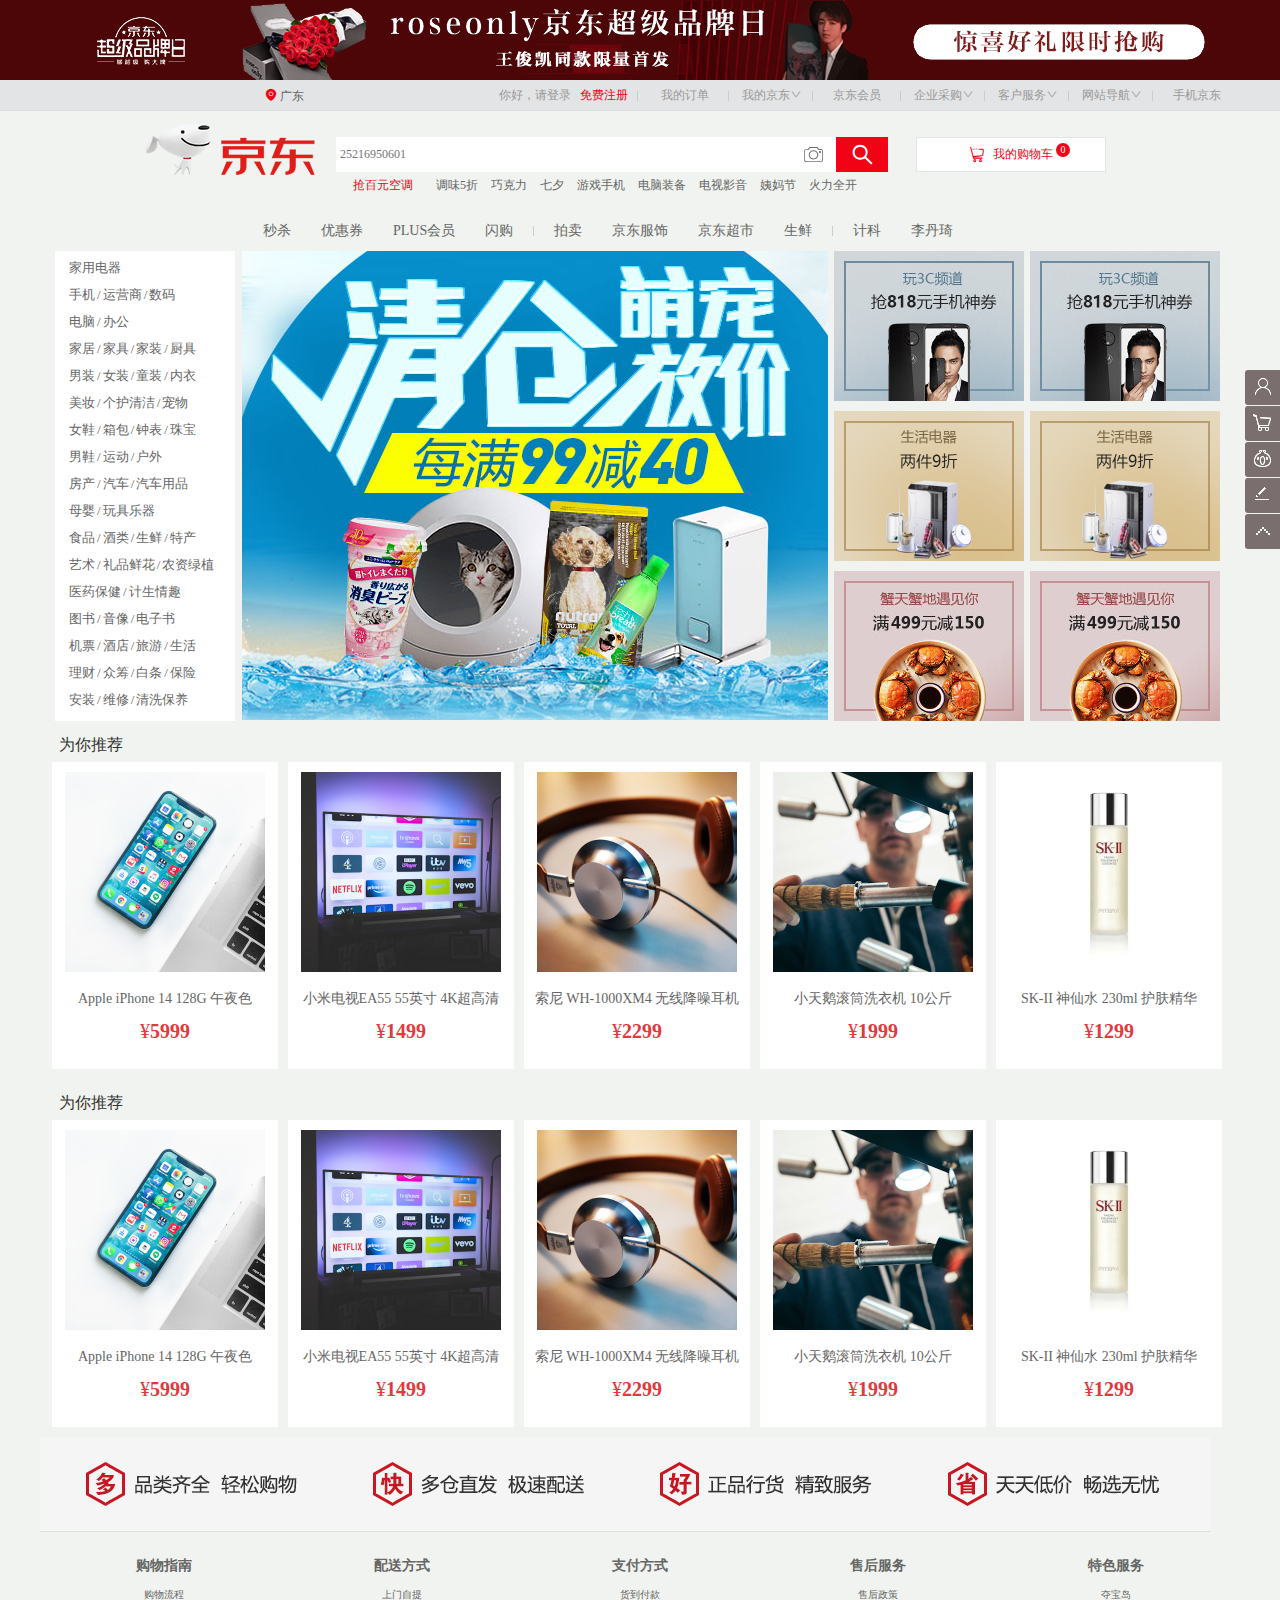
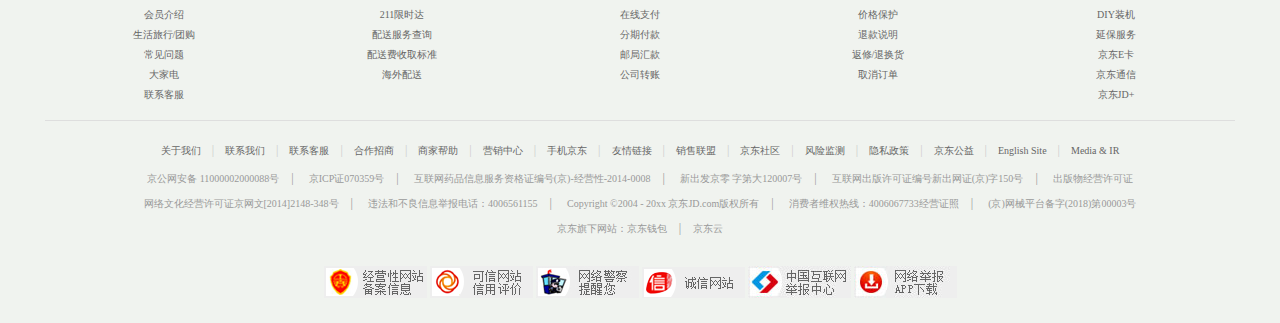
<file: index.html>
<!DOCTYPE html>
<html lang="en">

<head>
    <meta charset="UTF-8">
    <title>京东JD.COM</title>
    <link rel="shortcut icon" href="favicon.ico" />
    <link rel="stylesheet" href="css/index.css" />
    <link rel="stylesheet" href="css/init.css" />
    <link rel="stylesheet" href="css/base.css" />
</head>

<body>
    <!--右侧toolbar-->
    <div class="toolbar" id="toolbar">
        <div class="t1">
            <a href=""><i class="icon1"></i><span>京东会员</span></a>
        </div>
        <div class="t2">
            <a href="cart.html"><i class="icon2"></i><span>购物车</span></a>
        </div>
        <div class="t3">
            <a href=""><i class="icon3"></i><span>咨询JIMI</span></a>
        </div>
        <div class="t4">
            <a href=""><i class="icon4"></i><span>反馈</span></a>
        </div>
        <div class="t5">
            <a href=""><i class="icon5"></i><span>返回顶部</span></a>
        </div>
    </div>
    <!--顶部海报-->
    <div class="jd_top">
        <div class="jd_inner w">
            <img src="images/toppng.png">
        </div>
    </div>

    <!--顶部shortcut-->
    <div class="shortcut">
        <div class="w">
            <div class="fl">
                <div class="pfl">
                    <i class="iconfont">&#xe868;</i>广东
                </div>
            </div>
            <div class="fr">
                <ul>
                    <li id="sjjd">
                        <div class="sjjdt">
                            <a href="#">手机京东</a>
                        </div>
                    </li>
                    <li class="spacer"></li>
                    <li id="wzdh">
                        <div id="wzdht"><a href="#">网站导航</a><i class="iconfont1">&#xe7ec;</i></div>
                    </li>
                    <li class="spacer"></li>
                    <li id="khfw">
                        <div id="khfwt">
                            <a href="#">客户服务</a><i class="iconfont1">&#xe7ec;</i>
                        </div>
                        <div id="khfw_inner">
                            <h3>客户</h3>
                            <a href="#">帮助中心</a>
                            <a href="#">售后服务</a>
                            <a href="#">在线客服</a>
                            <a href="#">意见建议</a>
                            <a href="#">电话客服</a>
                            <a href="#">客服邮箱</a>
                            <a href="#">金融咨询</a>
                            <a href="#">全球售客服</a>
                            <h3>商户</h3>
                            <a href="#">合作招商</a>
                            <a href="#">学习中心</a>
                            <a href="#">商家后台</a>
                            <a href="#">京麦工作台</a>
                            <a href="#">商家帮助</a>
                            <a href="#">规则平台</a>
                        </div>
                    </li>
                    <li class="spacer"></li>
                    <li id="qycg">
                        <div id="qycgt">
                            <a href="#">企业采购</a><i class="iconfont1">&#xe7ec;</i>
                        </div>
                    </li>
                    <li class="spacer"></li>
                    <li><a href="#">京东会员</a></li>
                    <li class="spacer"></li>
                    <li id="wdjd">
                        <div id="wdjdt">
                            <a href="#">我的京东</a><i class="iconfont1">&#xe7ec;</i>
                        </div>
                    </li>
                    <li class="spacer"></li>
                    <li><a href="#">我的订单</a></li>
                    <li class="spacer" style="margin: 11px 8px 0"></li>
                    <li class="sc_ts">
                        <a href="login.html">你好，请登录</a>
                        &nbsp;
                        <a href="regist.html" class="col-red">免费注册</a>
                    </li>
                </ul>
            </div>
        </div>
    </div>
    <!--头部分-->
    <div class="header">
        <div class="w">
            <div class="logo clearfix">
                <a href="#"></a>
            </div>
            <div class="search fl">
                <label for="text" class="searchbg" id="searchbg"></label>
                <input type="text" id="text" class="search_input" placeholder="25216950601">
                <div class="zxj"></div>
                <button id="search-button"><i class="iconfont2">&#xe7e3;</i></button>
            </div>
            <a href="cart.html">
                <div class="shopcar">
                    <div class="left fl">
                        <i class="iconfont3 col-red fr">&#xe71b;</i>
                    </div>
                    <a href="#" class="col-red">我的购物车</a>
                    <i class="count">0</i>
                </div>
            </a>
            <div class="hotwords font_col1">
                <a href="#" class="col-red ts">抢百元空调</a>
                <a href="#">调味5折</a>
                <a href="#">巧克力</a>
                <a href="#">七夕</a>
                <a href="#">游戏手机</a>
                <a href="#">电脑装备</a>
                <a href="#">电视影音</a>
                <a href="#">姨妈节</a>
                <a href="#">火力全开</a>
            </div>
            <div class="navitems">
                <ul>
                    <li><a href="#">秒杀</a></li>
                    <li><a href="#">优惠券</a></li>
                    <li><a href="#">PLUS会员</a></li>
                    <li><a href="#">闪购</a></li>
                </ul>
                <ul>
                    <li class="spacer"></li>
                    <li class="tsle"><a href="#">拍卖</a></li>
                    <li><a href="#">京东服饰</a></li>
                    <li><a href="#">京东超市</a></li>
                    <li><a href="#">生鲜</a></li>
                </ul>
                <ul>
                    <li class="spacer"></li>
                    <li class="tsle"><a href="#">计科</a></li>
                    <li><a href="#">李丹琦</a></li>
                </ul>
            </div>
        </div>
    </div>

    <!--第二部分-->
    <div class="fs">
        <div class="w">
            <div class="fs_col1" id="fs_col1">
                <ul id="tul">
                    <li><a href="#">家用电器</a></li>
                    <li><a href="#">手机</a><span class="spacer">/</span><a href="#">运营商</a><span
                            class="spacer">/</span><a href="#">数码</a></li>
                    <li><a href="#">电脑</a><span class="spacer">/</span><a href="#">办公</a></li>
                    <li><a href="#">家居</a><span class="spacer">/</span><a href="#">家具</a><span class="spacer">/</span><a
                            href="#">家装</a><span class="spacer">/</span><a href="#">厨具</a></li>
                    <li><a href="#">男装</a><span class="spacer">/</span><a href="#">女装</a><span class="spacer">/</span><a
                            href="#">童装</a><span class="spacer">/</span><a href="#">内衣</a></li>
                    <li><a href="#">美妆</a><span class="spacer">/</span><a href="#">个护清洁</a><span
                            class="spacer">/</span><a href="#">宠物</a></li>
                    <li><a href="#">女鞋</a><span class="spacer">/</span><a href="#">箱包</a><span class="spacer">/</span><a
                            href="#">钟表</a><span class="spacer">/</span><a href="#">珠宝</a></li>
                    <li><a href="#">男鞋</a><span class="spacer">/</span><a href="#">运动</a><span class="spacer">/</span><a
                            href="#">户外</a></li>
                    <li><a href="#">房产</a><span class="spacer">/</span><a href="#">汽车</a><span class="spacer">/</span><a
                            href="#">汽车用品</a></li>
                    <li><a href="#">母婴</a><span class="spacer">/</span><a href="#">玩具乐器</a></li>
                    <li><a href="#">食品</a><span class="spacer">/</span><a href="#">酒类</a><span class="spacer">/</span><a
                            href="#">生鲜</a><span class="spacer">/</span><a href="#">特产</a></li>
                    <li><a href="#">艺术</a><span class="spacer">/</span><a href="#">礼品鲜花</a><span
                            class="spacer">/</span><a href="#">农资绿植</a></li>
                    <li><a href="#">医药保健</a><span class="spacer">/</span><a href="#">计生情趣</a></li>
                    <li><a href="#">图书</a><span class="spacer">/</span><a href="#">音像</a><span class="spacer">/</span><a
                            href="#">电子书</a></li>
                    <li><a href="#">机票</a><span class="spacer">/</span><a href="#">酒店</a><span class="spacer">/</span><a
                            href="#">旅游</a><span class="spacer">/</span><a href="#">生活</a></li>
                    <li><a href="#">理财</a><span class="spacer">/</span><a href="#">众筹</a><span class="spacer">/</span><a
                            href="#">白条</a><span class="spacer">/</span><a href="#">保险</a></li>
                    <li><a href="#">安装</a><span class="spacer">/</span><a href="#">维修</a><span class="spacer">/</span><a
                            href="#">清洗保养</a></li>
                </ul>
            </div>
            <div class="fs_col2" id="fs_col2">
                <div class="lbt">
                    <ul>
                        <li><a href="#"><img src="images/index_lbt/t0.jpg" alt="" /></a></li>
                        <li><a href="#"><img src="images/index_lbt/t1.jpg" alt="" /></a></li>
                        <li><a href="#"><img src="images/index_lbt/t2.jpg" alt="" /></a></li>
                        <li><a href="#"><img src="images/index_lbt/t3.jpg" alt="" /></a></li>
                        <li><a href="#"><img src="images/index_lbt/t4.jpg" alt="" /></a></li>
                        <li><a href="#"><img src="images/index_lbt/t5.jpg" alt="" /></a></li>
                        <li><a href="#"><img src="images/index_lbt/t6.jpg" alt="" /></a></li>
                        <li><a href="#"><img src="images/index_lbt/t7.jpg" alt="" /></a></li>
                        <li><a href="#"><img src="images/index_lbt/t0.jpg" alt="" /></a></li>
                    </ul>
                </div>
            </div>
            <div class="fs_col3">
                <a href="#"><img src="images/gg1.jpg" alt="" /></a>
                <a href="#" class="mid"><img src="images/gg2.jpg" alt="" /></a>
                <a href="#"><img src="images/gg3.jpg" alt="" /></a>
            </div>
            <div class="fs_col3">
                <a href="#"><img src="images/gg1.jpg" alt="" /></a>
                <a href="#" class="mid"><img src="images/gg2.jpg" alt="" /></a>
                <a href="#"><img src="images/gg3.jpg" alt="" /></a>
            </div>
        </div>
    </div>
    <!-- ====== 商品列表 ====== -->
    <div class="w recommend-section">
        <h2 class="recommend-title">为你推荐</h2>
        <ul class="product-list clearfix">
            <li class="product-item">
                <a href="#" class="product-link">
                    <img src="images/iphone.jfif" alt="智能手机" class="product-image">
                    <p class="product-name">Apple iPhone 14 128G 午夜色</p>
                    <p class="product-price">¥<strong>5999</strong></p>
                </a>
            </li>
            <li class="product-item">
                <a href="#" class="product-link">
                    <img src="images/tv.jfif" alt="智能电视" class="product-image">
                    <p class="product-name">小米电视EA55 55英寸 4K超高清</p>
                    <p class="product-price">¥<strong>1499</strong></p>
                </a>
            </li>
            <li class="product-item">
                <a href="#" class="product-link">
                    <img src="images/earmeachine.jfif" alt="无线耳机" class="product-image">
                    <p class="product-name">索尼 WH-1000XM4 无线降噪耳机</p>
                    <p class="product-price">¥<strong>2299</strong></p>
                </a>
            </li>
            <li class="product-item">
                <a href="#" class="product-link">
                    <img src="images/wash.jfif" alt="滚筒洗衣机" class="product-image">
                    <p class="product-name">小天鹅滚筒洗衣机 10公斤</p>
                    <p class="product-price">¥<strong>1999</strong></p>
                </a>
            </li>
            <li class="product-item">
                <a href="#" class="product-link">
                    <img src="images/water.jfif" alt="护肤品" class="product-image">
                    <p class="product-name">SK-II 神仙水 230ml 护肤精华</p>
                    <p class="product-price">¥<strong>1299</strong></p>
                </a>
            </li>
        </ul>
    </div>
    <!-- ====== 商品列表 ====== -->
    <div class="w recommend-section">
        <h2 class="recommend-title">为你推荐</h2>
        <ul class="product-list clearfix">
            <li class="product-item">
                <a href="#" class="product-link">
                    <img src="images/iphone.jfif" alt="智能手机" class="product-image">
                    <p class="product-name">Apple iPhone 14 128G 午夜色</p>
                    <p class="product-price">¥<strong>5999</strong></p>
                </a>
            </li>
            <li class="product-item">
                <a href="#" class="product-link">
                    <img src="images/tv.jfif" alt="智能电视" class="product-image">
                    <p class="product-name">小米电视EA55 55英寸 4K超高清</p>
                    <p class="product-price">¥<strong>1499</strong></p>
                </a>
            </li>
            <li class="product-item">
                <a href="#" class="product-link">
                    <img src="images/earmeachine.jfif" alt="无线耳机" class="product-image">
                    <p class="product-name">索尼 WH-1000XM4 无线降噪耳机</p>
                    <p class="product-price">¥<strong>2299</strong></p>
                </a>
            </li>
            <li class="product-item">
                <a href="#" class="product-link">
                    <img src="images/wash.jfif" alt="滚筒洗衣机" class="product-image">
                    <p class="product-name">小天鹅滚筒洗衣机 10公斤</p>
                    <p class="product-price">¥<strong>1999</strong></p>
                </a>
            </li>
            <li class="product-item">
                <a href="#" class="product-link">
                    <img src="images/water.jfif" alt="护肤品" class="product-image">
                    <p class="product-name">SK-II 神仙水 230ml 护肤精华</p>
                    <p class="product-price">¥<strong>1299</strong></p>
                </a>
            </li>
        </ul>
    </div> <!--底部-->
    <div class="footer">
        <div class="service">
            <div class="slogen">
                <span class="item"><img src="images/slogen1.png" alt="" /></span>
                <span class="item"><img src="images/slogen2.png" alt="" /></span>
                <span class="item"><img src="images/slogen3.png" alt="" /></span>
                <span class="item"><img src="images/slogen4.png" alt="" /></span>
            </div>
            <div class="shopping w clearfix">
                <dl>
                    <dt><a href="#">购物指南</a></dt>
                    <dd><a href="#">购物流程</a></dd>
                    <dd><a href="#">会员介绍</a></dd>
                    <dd><a href="#">生活旅行/团购</a></dd>
                    <dd><a href="#">常见问题</a></dd>
                    <dd><a href="#">大家电</a></dd>
                    <dd><a href="#">联系客服</a></dd>
                </dl>
                <dl>
                    <dt><a href="#">配送方式</a></dt>
                    <dd><a href="#">上门自提</a></dd>
                    <dd><a href="#">211限时达</a></dd>
                    <dd><a href="#">配送服务查询</a></dd>
                    <dd><a href="#">配送费收取标准</a></dd>
                    <dd><a href="#">海外配送</a></dd>
                </dl>
                <dl>
                    <dt><a href="#">支付方式</a></dt>
                    <dd><a href="#">货到付款</a></dd>
                    <dd><a href="#">在线支付</a></dd>
                    <dd><a href="#">分期付款</a></dd>
                    <dd><a href="#">邮局汇款</a></dd>
                    <dd><a href="#">公司转账</a></dd>
                </dl>
                <dl>
                    <dt><a href="#">售后服务</a></dt>
                    <dd><a href="#">售后政策</a></dd>
                    <dd><a href="#">价格保护</a></dd>
                    <dd><a href="#">退款说明</a></dd>
                    <dd><a href="#">返修/退换货</a></dd>
                    <dd><a href="#">取消订单</a></dd>
                </dl>
                <dl>
                    <dt><a href="#">特色服务</a></dt>
                    <dd><a href="#">夺宝岛</a></dd>
                    <dd><a href="#">DIY装机</a></dd>
                    <dd><a href="#">延保服务</a></dd>
                    <dd><a href="#">京东E卡</a></dd>
                    <dd><a href="#">京东通信</a></dd>
                    <dd><a href="#">京东JD+</a></dd>
                </dl>
            </div>
        </div>
        <div class="w aginw">
            <div class="links">
                <a href="#">关于我们</a>
                <span class="spacer">|</span>
                <a href="#">联系我们</a>
                <span class="spacer">|</span>
                <a href="#">联系客服</a>
                <span class="spacer">|</span>
                <a href="#">合作招商</a>
                <span class="spacer">|</span>
                <a href="#">商家帮助</a>
                <span class="spacer">|</span>
                <a href="#">营销中心</a>
                <span class="spacer">|</span>
                <a href="#">手机京东</a>
                <span class="spacer">|</span>
                <a href="#">友情链接</a>
                <span class="spacer">|</span>
                <a href="#">销售联盟</a>
                <span class="spacer">|</span>
                <a href="#">京东社区</a>
                <span class="spacer">|</span>
                <a href="#">风险监测</a>
                <span class="spacer">|</span>
                <a href="#">隐私政策</a>
                <span class="spacer">|</span>
                <a href="#">京东公益</a>
                <span class="spacer">|</span>
                <a href="#">English Site</a>
                <span class="spacer">|</span>
                <a href="#">Media & IR</a>
            </div>
            <div class="copyright">
                <a href="#">京公网安备 11000002000088号</a><span class="spacer">|</span>
                <a href="#">京ICP证070359号</a><span class="spacer">|</span>
                <a href="#">互联网药品信息服务资格证编号(京)-经营性-2014-0008</a><span class="spacer">|</span>
                <a href="#">新出发京零 字第大120007号</a><span class="spacer">|</span>
                <a href="#">互联网出版许可证编号新出网证(京)字150号</a><span class="spacer">|</span>
                <a href="#">出版物经营许可证</a><br />
                <a href="#">网络文化经营许可证京网文[2014]2148-348号</a><span class="spacer">|</span>
                <a href="#">违法和不良信息举报电话：4006561155</a><span class="spacer">|</span>
                <a href="#">Copyright ©2004 - 20xx 京东JD.com版权所有</a><span class="spacer">|</span>
                <a href="#">消费者维权热线：4006067733</a><a href="#">经营证照</a><span class="spacer">|</span>
                <a href="#">(京)网械平台备字(2018)第00003号</a><br />
                <a href="#">京东旗下网站：</a><a href="#">京东钱包</a><span class="spacer">|</span><a href="#">京东云</a>
            </div>
            <div class="message">
                <a href="#" class="icon1"></a>
                <a href="#" class="icon2"></a>
                <a href="#" class="icon3"></a>
                <a href="#" class="icon4"></a>
                <a href="#" class="icon5"></a>
                <a href="#" class="icon6"></a>
            </div>
        </div>
    </div>
    </div>
</body>
<script src="js/jquery-1.12.4.js"></script>
<script src="js/index.js"></script>

</html>
</file>
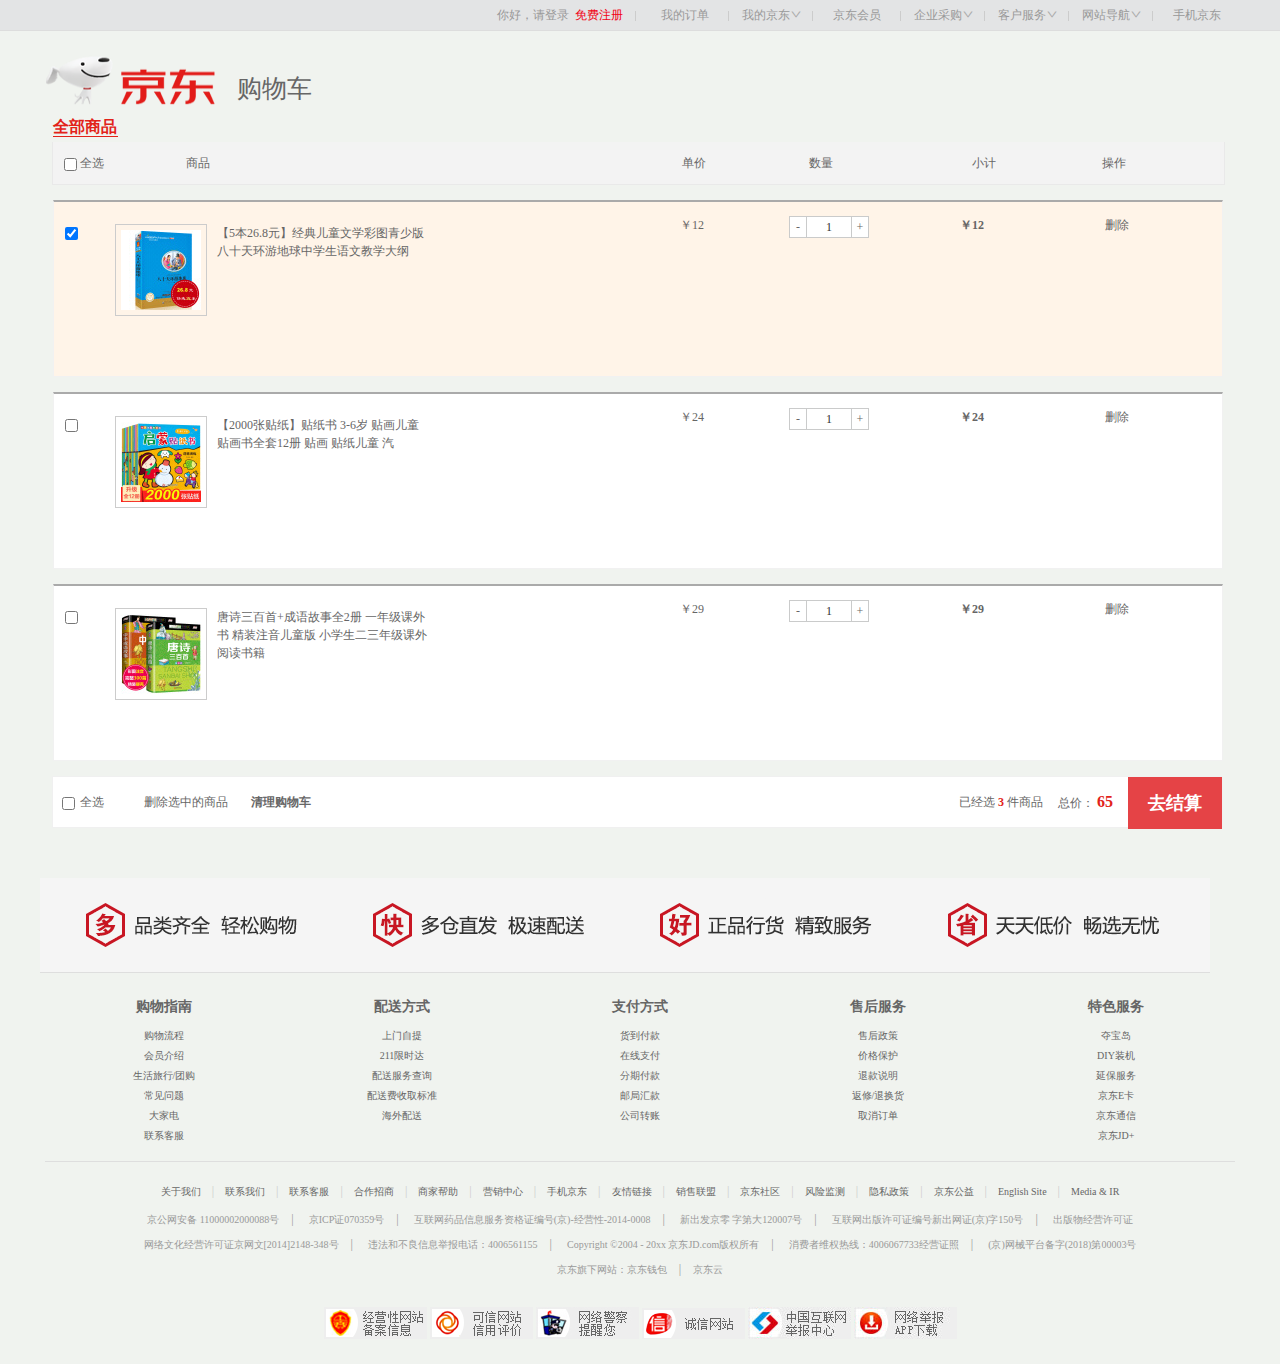
<file: cart.html>
<!DOCTYPE html>
<html lang="en">

<head>
    <meta charset="UTF-8">
    <title>我的购物车</title>
    <link rel=" shortcut icon" href="favicon.ico">
    <link rel="stylesheet" href="css/init.css">
    <link rel="stylesheet" href="css/car.css">
    <link rel="stylesheet" href="css/base.css">
    <link rel="stylesheet" href="css/index.css">
</head>

<body>
    <div class="shortcut" id="shortcut">
        <div class="w">
            <div class="fr">
                <ul>
                    <li id="sjjd">
                        <div id="sjjdt"><a href="#">手机京东</a></div>
                    </li>
                    <li class="spacer"></li><!-- 分隔线 -->

                    <!-- 网站导航 -->
                    <li id="wzdh">
                        <div id="wzdht"><a href="#">网站导航</a><i class="iconfont1">&#xe7ec;</i></div>
                    </li>
                    <li class="spacer"></li>
                    <!-- 客户服务 -->
                    <li id="khfw">
                        <div id="khfwt">
                            <a href="#">客户服务</a><i class="iconfont1">&#xe7ec;</i>
                        </div>
                        <div id="khfw_inner">
                            <h3>客户</h3>
                            <a href="#">帮助中心</a>
                            <a href="#">售后服务</a>
                            <a href="#">在线客服</a>
                            <a href="#">意见建议</a>
                            <a href="#">电话客服</a>
                            <a href="#">客服邮箱</a>
                            <a href="#">金融咨询</a>
                            <a href="#">全球售客服</a>
                            <h3>商户</h3>
                            <a href="#">合作招商</a>
                            <a href="#">学习中心</a>
                            <a href="#">商家后台</a>
                            <a href="#">京麦工作台</a>
                            <a href="#">商家帮助</a>
                            <a href="#">规则平台</a>
                        </div>
                    </li>
                    <li class="spacer"></li>
                    <li id="qycg">
                        <div id="qycgt">
                            <a href="#">企业采购</a><i class="iconfont1">&#xe7ec;</i>
                        </div>
                    </li>
                    <li class="spacer"></li>
                    <li><a href="#">京东会员</a></li>
                    <li class="spacer"></li>
                    <li id="wdjd">
                        <div id="wdjdt">
                            <a href="#">我的京东</a><i class="iconfont1">&#xe7ec;</i>
                        </div>
                    </li>
                    <li class="spacer"></li>
                    <li><a href="#">我的订单</a></li>
                    <li class="spacer" style="margin: 11px 10px 0"></li>
                    <li class="sc_ts"><a href="login.html" id="login">你好，请登录</a>&nbsp;&nbsp;<a href="regist.html"
                            class="col-red">免费注册</a></li>
                </ul>
            </div>
        </div>
    </div>
    <!-- 购物车头部-->
    <div class="car-header">
        <div class="w">
            <div class="car-logo">
                <a href="index.html">
                    <img src="images/logo-login.png" alt="">
                </a>
                <p>购物车</p>
            </div>
        </div>
    </div>

    <!-- 购物车主要核心区域 -->
    <div class="c-container">
        <div class="w">
            <div class="cart-filter-bar">
                <em>全部商品</em>
            </div>
            <!-- 购物车主要核心区域 -->
            <div class="cart-warp">
                <!-- 头部全选模块 -->
                <div class="cart-thead">
                    <div class="t-checkbox">
                        <input type="checkbox" name="" id="" class="checkall"> 全选
                    </div>
                    <div class="t-goods">商品</div>
                    <div class="t-price">单价</div>
                    <div class="t-num">数量</div>
                    <div class="t-sum">小计</div>
                    <div class="t-action">操作</div>
                </div>
                <!-- 商品详细模块 -->
                <div class="cart-item-list">
                    <div class="cart-item check-cart-item">
                        <div class="p-checkbox">
                            <input type="checkbox" name="" id="" checked class="j-checkbox">
                        </div>
                        <div class="p-goods">
                            <div class="p-img">
                                <img src="images/p1.jpg" alt="">
                            </div>
                            <div class="p-msg">【5本26.8元】经典儿童文学彩图青少版八十天环游地球中学生语文教学大纲</div>
                        </div>
                        <div class="p-price">￥12</div>
                        <div class="p-num">
                            <div class="quantity-form">
                                <a href="javascript:;" class="decrement">-</a>
                                <input type="text" class="itxt" value="1">
                                <a href="javascript:;" class="increment">+</a>
                            </div>
                        </div>
                        <div class="p-sum">￥12</div>
                        <div class="p-action"><a href="javascript:;">删除</a></div>
                    </div>
                    <div class="cart-item">
                        <div class="p-checkbox">
                            <input type="checkbox" name="" id="" class="j-checkbox">
                        </div>
                        <div class="p-goods">
                            <div class="p-img">
                                <img src="images/p2.jpg" alt="">
                            </div>
                            <div class="p-msg">【2000张贴纸】贴纸书 3-6岁 贴画儿童 贴画书全套12册 贴画 贴纸儿童 汽</div>
                        </div>
                        <div class="p-price">￥24</div>
                        <div class="p-num">
                            <div class="quantity-form">
                                <a href="javascript:;" class="decrement">-</a>
                                <input type="text" class="itxt" value="1">
                                <a href="javascript:;" class="increment">+</a>
                            </div>
                        </div>
                        <div class="p-sum">￥24</div>
                        <div class="p-action"><a href="javascript:;">删除</a></div>
                    </div>
                    <div class="cart-item">
                        <div class="p-checkbox">
                            <input type="checkbox" name="" id="" class="j-checkbox">
                        </div>
                        <div class="p-goods">
                            <div class="p-img">
                                <img src="images/p3.jpg" alt="">
                            </div>
                            <div class="p-msg">唐诗三百首+成语故事全2册 一年级课外书 精装注音儿童版 小学生二三年级课外阅读书籍</div>
                        </div>
                        <div class="p-price">￥29</div>
                        <div class="p-num">
                            <div class="quantity-form">
                                <a href="javascript:;" class="decrement">-</a>
                                <input type="text" class="itxt" value="1">
                                <a href="javascript:;" class="increment">+</a>
                            </div>
                        </div>
                        <div class="p-sum">￥29</div>
                        <div class="p-action"><a href="javascript:;">删除</a></div>
                    </div>
                </div>

                <!-- 结算模块 -->
                <div class="cart-floatbar">
                    <div class="select-all">
                        <input type="checkbox" name="" id="" class="checkall">全选
                    </div>
                    <div class="operation">
                        <a href="javascript:;" class="remove-batch"> 删除选中的商品</a>
                        <a href="javascript:;" class="clear-all">清理购物车</a>
                    </div>
                    <div class="toolbar-right">
                        <div class="amount-sum">
                            已经选<em></em>件商品
                        </div>
                        <div class="price-sum">
                            总价： <em></em>
                        </div>
                        <div class="btn-area">去结算</div>
                    </div>
                </div>
            </div>
        </div>
    </div>

    <!-- 底部（与index.html一致） -->
    <div class="footer">
        <div class="service">
            <div class="slogen">
                <span class="item"><img src="images/slogen1.png" alt="" /></span>
                <span class="item"><img src="images/slogen2.png" alt="" /></span>
                <span class="item"><img src="images/slogen3.png" alt="" /></span>
                <span class="item"><img src="images/slogen4.png" alt="" /></span>
            </div>
            <div class="w shopping clearfix">
                <dl>
                    <dt><a href="#">购物指南</a></dt>
                    <dd><a href="#">购物流程</a></dd>
                    <dd><a href="#">会员介绍</a></dd>
                    <dd><a href="#">生活旅行/团购</a></dd>
                    <dd><a href="#">常见问题</a></dd>
                    <dd><a href="#">大家电</a></dd>
                    <dd><a href="#">联系客服</a></dd>
                </dl>
                <dl>
                    <dt><a href="#">配送方式</a></dt>
                    <dd><a href="#">上门自提</a></dd>
                    <dd><a href="#">211限时达</a></dd>
                    <dd><a href="#">配送服务查询</a></dd>
                    <dd><a href="#">配送费收取标准</a></dd>
                    <dd><a href="#">海外配送</a></dd>
                </dl>
                <dl>
                    <dt><a href="#">支付方式</a></dt>
                    <dd><a href="#">货到付款</a></dd>
                    <dd><a href="#">在线支付</a></dd>
                    <dd><a href="#">分期付款</a></dd>
                    <dd><a href="#">邮局汇款</a></dd>
                    <dd><a href="#">公司转账</a></dd>
                </dl>
                <dl>
                    <dt><a href="#">售后服务</a></dt>
                    <dd><a href="#">售后政策</a></dd>
                    <dd><a href="#">价格保护</a></dd>
                    <dd><a href="#">退款说明</a></dd>
                    <dd><a href="#">返修/退换货</a></dd>
                    <dd><a href="#">取消订单</a></dd>
                </dl>
                <dl>
                    <dt><a href="#">特色服务</a></dt>
                    <dd><a href="#">夺宝岛</a></dd>
                    <dd><a href="#">DIY装机</a></dd>
                    <dd><a href="#">延保服务</a></dd>
                    <dd><a href="#">京东E卡</a></dd>
                    <dd><a href="#">京东通信</a></dd>
                    <dd><a href="#">京东JD+</a></dd>
                </dl>
            </div>
        </div>
        <div class="w aginw">
            <div class="links">
                <a href="#">关于我们</a>
                <span class="spacer">|</span>
                <a href="#">联系我们</a>
                <span class="spacer">|</span>
                <a href="#">联系客服</a>
                <span class="spacer">|</span>
                <a href="#">合作招商</a>
                <span class="spacer">|</span>
                <a href="#">商家帮助</a>
                <span class="spacer">|</span>
                <a href="#">营销中心</a>
                <span class="spacer">|</span>
                <a href="#">手机京东</a>
                <span class="spacer">|</span>
                <a href="#">友情链接</a>
                <span class="spacer">|</span>
                <a href="#">销售联盟</a>
                <span class="spacer">|</span>
                <a href="#">京东社区</a>
                <span class="spacer">|</span>
                <a href="#">风险监测</a>
                <span class="spacer">|</span>
                <a href="#">隐私政策</a>
                <span class="spacer">|</span>
                <a href="#">京东公益</a>
                <span class="spacer">|</span>
                <a href="#">English Site</a>
                <span class="spacer">|</span>
                <a href="#">Media & IR</a>
            </div>
            <div class="copyright">
                <a href="#">京公网安备 11000002000088号</a><span class="spacer">|</span>
                <a href="#">京ICP证070359号</a><span class="spacer">|</span>
                <a href="#">互联网药品信息服务资格证编号(京)-经营性-2014-0008</a><span class="spacer">|</span>
                <a href="#">新出发京零 字第大120007号</a><span class="spacer">|</span>
                <a href="#">互联网出版许可证编号新出网证(京)字150号</a><span class="spacer">|</span>
                <a href="#">出版物经营许可证</a><br />
                <a href="#">网络文化经营许可证京网文[2014]2148-348号</a><span class="spacer">|</span>
                <a href="#">违法和不良信息举报电话：4006561155</a><span class="spacer">|</span>
                <a href="#">Copyright ©2004 - 20xx 京东JD.com版权所有</a><span class="spacer">|</span>
                <a href="#">消费者维权热线：4006067733</a><a href="#">经营证照</a><span class="spacer">|</span>
                <a href="#">(京)网械平台备字(2018)第00003号</a><br />
                <a href="#">京东旗下网站：</a><a href="#">京东钱包</a><span class="spacer">|</span><a href="#">京东云</a>
            </div>
            <div class="message">
                <a href="#" class="icon1"></a>
                <a href="#" class="icon2"></a>
                <a href="#" class="icon3"></a>
                <a href="#" class="icon4"></a>
                <a href="#" class="icon5"></a>
                <a href="#" class="icon6"></a>
            </div>
        </div>
    </div>
    </div>
</body>
<script src="js/jquery-1.12.4.js"></script>
<script src="js/car.js"></script>

</html>
</file>
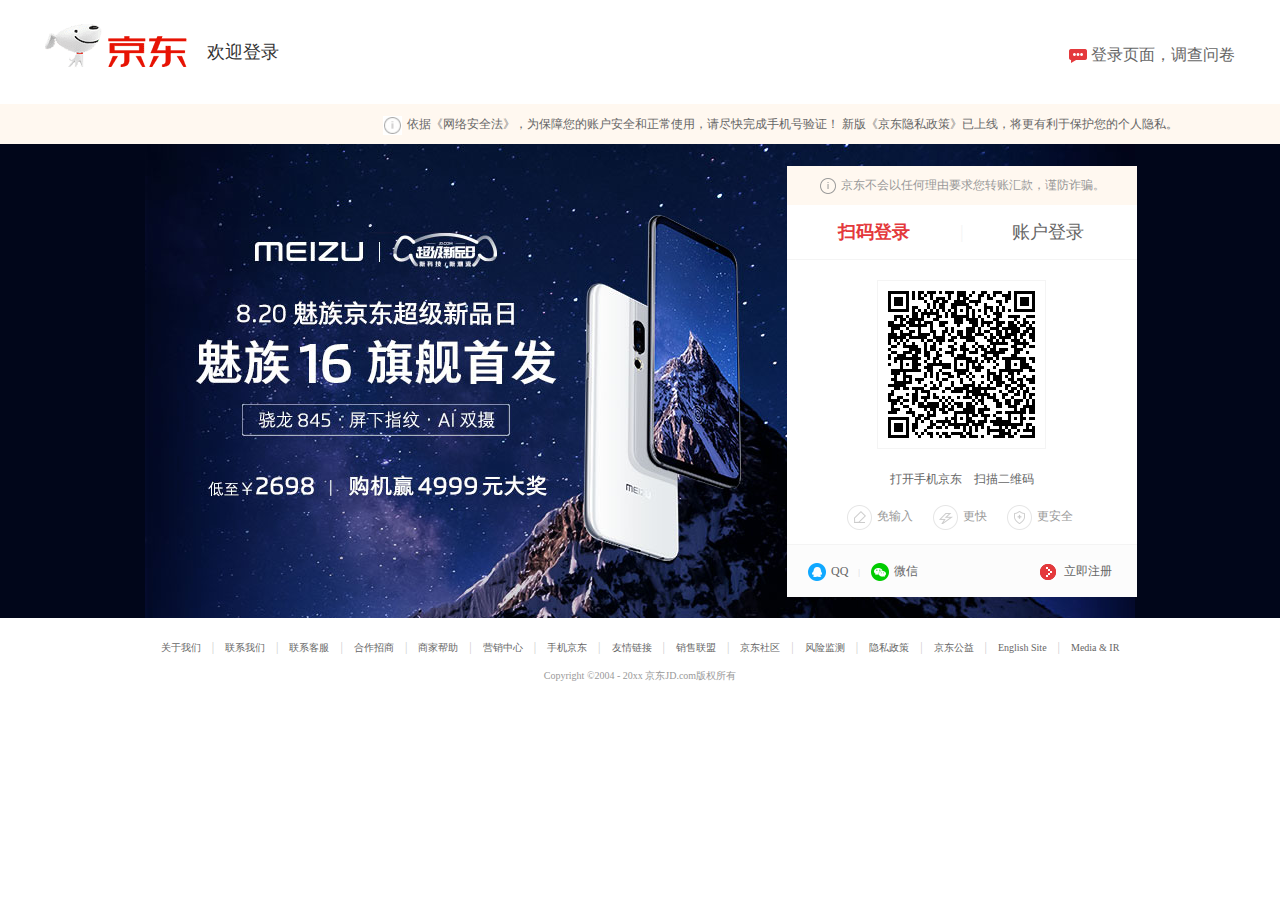
<file: login.html>
<!DOCTYPE html>
<html lang="en">

<head>
    <meta charset="UTF-8">
    <title>京东-欢迎登录</title>
    <link rel="shortcut icon" href="favicon.ico" />
    <link rel="stylesheet" href="css/base.css" />
    <link rel="stylesheet" href="css/init.css" />
    <link rel="stylesheet" href="css/login.css" />
    <link rel="stylesheet" href="css/regist.css">
</head>

<body>
    <div class="rheader">
        <div class="w">
            <div class="fl">
                <div class="logo fl">
                    <a href="#" class="bglogo"></a>
                </div>
                <div class="welcome fl">欢迎登录</div>
            </div>
            <div class="fr">
                <i></i>&nbsp;<a href="login.html">登录页面，调查问卷</a>
            </div>
        </div>
    </div>
    <div class="lcontainer">
        <div class="lts"><i></i>依据《网络安全法》，为保障您的账户安全和正常使用，请尽快完成手机号验证！ 新版《京东隐私政策》已上线，将更有利于保护您的个人隐私。</div>
        <div class="bg">
            <div class="loginw">
                <div class="login">
                    <div class="warn">
                        <i class="icon_tips"></i>京东不会以任何理由要求您转账汇款，谨防诈骗。
                    </div>
                    <div class="login_method">
                        <!-- 阻止默认跳转 -->
                        <div class="login_l fl"><a href="javascript:;" id="sm" class="active">扫码登录</a></div>
                        <div class="spacer">|</div>
                        <div class="login_r fl"><a href="javascript:;" id="zh">账户登录</a></div>
                    </div>
                    <div class="sm_login_box" id="sm_box">
                        <div class="ewm">
                            <div class="ewmbox">
                                <img src="images/show.png" alt="扫一扫" id="show_img" />
                                <img src="images/phone-orange.png" alt="手机" id="phone_orange" />
                            </div>
                        </div>
                        <div class="pane clearfix">
                            <ul>
                                <li>打开手机京东</li>
                                <li>扫描二维码</li>
                            </ul>
                        </div>
                        <div class="qr">
                            <ul>
                                <li><i class="qr1"></i><span>免输入</span></li>
                                <li><i class="qr2"></i><span>更快</span></li>
                                <li><i class="qr3"></i><span>更安全</span></li>
                            </ul>
                        </div>
                    </div>
                    <div class="zh_login_box" id="zh_box">
                        <div class="form">
                            <div class="zh_box">
                                <label for="loginName" class="name_icon"></label>
                                <input type="text" placeholder="邮箱/用户名/已验证手机" id="loginName" />
                            </div>
                            <div class="pw_box">
                                <label for="loginPw" class="pw_icon"></label>
                                <input type="password" placeholder="密码" id="loginPw" />
                            </div>
                            <p><a href="#" class="fr">忘记密码</a></p><br />
                            <a href="index.html"><button>登陆</button></a>
                        </div>
                    </div>
                    <div class="dsf">
                        <div class="fl">
                            <ul>
                                <li><i class="qq"></i><a href="#">QQ</a><span class="spacer">|</span></li>
                                <li><i class="weixin"></i><a href="#">微信</a></li>
                            </ul>
                        </div>
                        <div class="fr">
                            <ul>
                                <li>
                                    <i class="ljzc"></i>
                                    <a href="regist.html">立即注册</a>
                                </li>
                            </ul>
                        </div>
                    </div>
                </div>
            </div>
        </div>
    </div>
    <div class="w aginw">
        <div class="links">
            <a href="#">关于我们</a>
            <span class="spacer">|</span>
            <a href="#">联系我们</a>
            <span class="spacer">|</span>
            <a href="#">联系客服</a>
            <span class="spacer">|</span>
            <a href="#">合作招商</a>
            <span class="spacer">|</span>
            <a href="#">商家帮助</a>
            <span class="spacer">|</span>
            <a href="#">营销中心</a>
            <span class="spacer">|</span>
            <a href="#">手机京东</a>
            <span class="spacer">|</span>
            <a href="#">友情链接</a>
            <span class="spacer">|</span>
            <a href="#">销售联盟</a>
            <span class="spacer">|</span>
            <a href="#">京东社区</a>
            <span class="spacer">|</span>
            <a href="#">风险监测</a>
            <span class="spacer">|</span>
            <a href="#">隐私政策</a>
            <span class="spacer">|</span>
            <a href="#">京东公益</a>
            <span class="spacer">|</span>
            <a href="#">English Site</a>
            <span class="spacer">|</span>
            <a href="#">Media & IR</a>
        </div>
        <div class="copyright">
            <a href="#">Copyright ©2004 - 20xx 京东JD.com版权所有</a>
        </div>
    </div>
</body>
<script src="js/jquery-1.12.4.js"></script>
<script src="js/login.js"></script>

</html>
</file>
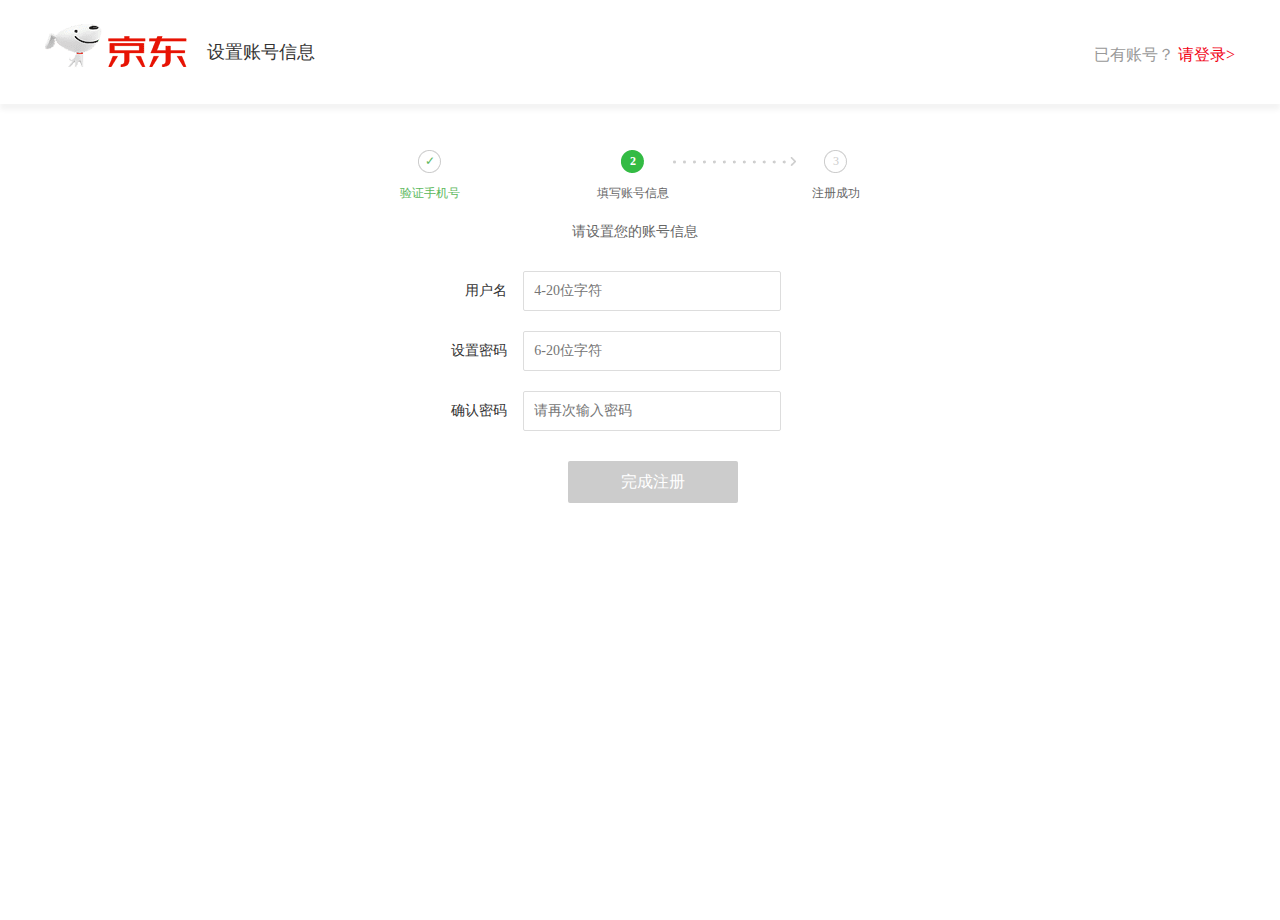
<file: regist-step2.html>
<!DOCTYPE html>
<html lang="en">

<head>
    <meta charset="UTF-8">
    <title>个人注册</title>
    <link rel="shortcut icon" href="favicon.ico" />
    <link rel="stylesheet" href="css/base.css" />
    <link rel="stylesheet" href="css/init.css" />
    <link rel="stylesheet" href="css/regist.css" />
</head>

<body>
    <div class="rheader">
        <div class="w">
            <div class="fl">
                <div class="logo fl">
                    <a href="index.html" class="bglogo"></a>
                </div>
                <div class="welcome fl">设置账号信息</div>
            </div>
            <div class="fr">
                已有账号？&nbsp;<a href="login.html" class="col-red">请登录></a>
            </div>
        </div>
    </div>

    <div class="container">
        <div class="w">
            <div class="progress-bar clearfix">
                <div class="pro-num fl">
                    <span class="completed">✓</span>
                    <p class="completed">验证手机号</p>
                </div>
                <div class="jt fl completed-jt"></div>
                <div class="pro-num fl">
                    <span class="current">2</span>
                    <p class="current">填写账号信息</p>
                </div>
                <div class="jt fl"></div>
                <div class="pro-num fl">
                    <span>3</span>
                    <p>注册成功</p>
                </div>
            </div>
            <div class="info-text">
                请设置您的账号信息
            </div>
            <form id="accountForm" class="form-container">
                <!-- 用户名 -->
                <div class="form-row">
                    <label class="form-label" for="username">用户名</label>
                    <div class="form-input">
                        <input type="text" id="username" name="username" placeholder="4-20位字符" autocomplete="off" />
                    </div>
                    <div class="form-msg">
                        <span id="usernameError" class="error-msg"></span>
                        <span id="usernameSuccess" class="success-msg"></span>
                    </div>
                </div>

                <!-- 密码 -->
                <div class="form-row">
                    <label class="form-label" for="password">设置密码</label>
                    <div class="form-input">
                        <input type="password" id="password" name="password" placeholder="6-20位字符" />
                    </div>
                    <div class="form-msg">
                        <span id="passwordError" class="error-msg"></span>
                        <span id="passwordSuccess" class="success-msg"></span>
                    </div>
                </div>

                <!-- 确认密码 -->
                <div class="form-row">
                    <label class="form-label" for="confirmPassword">确认密码</label>
                    <div class="form-input">
                        <input type="password" id="confirmPassword" placeholder="请再次输入密码" />
                    </div>
                    <div class="form-msg">
                        <span id="confirmError" class="error-msg"></span>
                        <span id="confirmSuccess" class="success-msg"></span>
                    </div>
                </div>

                <!-- 提交按钮 -->
                <div class="form-row submit-row">
                    <div class="form-input">
                        <button type="button" id="submitBtn">完成注册</button>
                    </div>
                </div>

            </form>
        </div>
    </div>
</body>
<script src="js/jquery-1.12.4.js"></script>
<script src="js/register.js"></script>

</html>
</file>
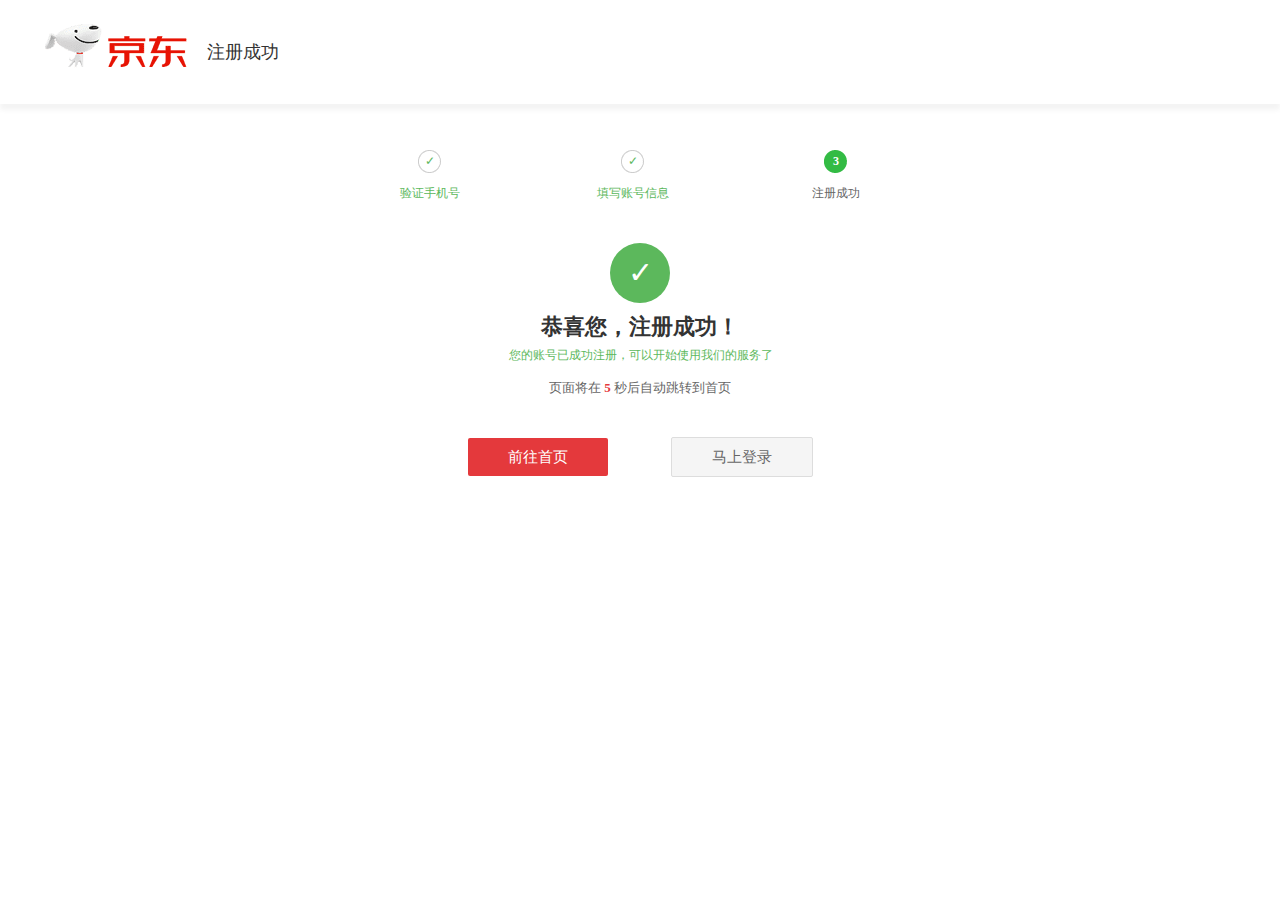
<file: regist-success.html>
<!DOCTYPE html>
<html lang="en">

<head>
    <meta charset="UTF-8">
    <title>个人注册 - 注册成功</title>
    <link rel="shortcut icon" href="favicon.ico" />
    <link rel="stylesheet" href="css/base.css" />
    <link rel="stylesheet" href="css/init.css" />
    <link rel="stylesheet" href="css/regist.css" />
</head>

<body>
    <div class="rheader">
        <div class="w">
            <div class="fl">
                <div class="logo fl">
                    <a href="index.html" class="bglogo"></a>
                </div>
                <div class="welcome fl">注册成功</div>
            </div>
        </div>
    </div>

    <div class="container">
        <div class="w">
            <!-- 进度条 -->
            <div class="progress-bar clearfix">
                <div class="pro-num fl">
                    <span class="completed">✓</span>
                    <p class="completed">验证手机号</p>
                </div>
                <div class="jt fl completed-jt"></div>
                <div class="pro-num fl">
                    <span class="completed">✓</span>
                    <p class="completed">填写账号信息</p>
                </div>
                <div class="jt fl completed-jt"></div>
                <div class="pro-num fl">
                    <span class="current">3</span>
                    <p class="current">注册成功</p>
                </div>
            </div>

            <!-- 成功内容 -->
            <div class="success-container">
                <div class="success-icon">✓</div>
                <div class="success-title">恭喜您，注册成功！</div>
                <div class="success-msg">
                    您的账号已成功注册，可以开始使用我们的服务了
                </div>

                <!-- 自动跳转提示 -->
                <div class="auto-login">
                    页面将在 <span id="countdown">5</span> 秒后自动跳转到首页
                </div>

                <!-- 按钮组 -->
                <div class="btn-group">
                    <a href="index.html" class="btn btn-primary">前往首页</a>
                    <a href="login.html" class="btn btn-secondary">马上登录</a>
                </div>
            </div>
        </div>
    </div>
</body>
<script src="js/jquery-1.12.4.js"></script>
<script src="js/register.js"></script>

</html>
</file>
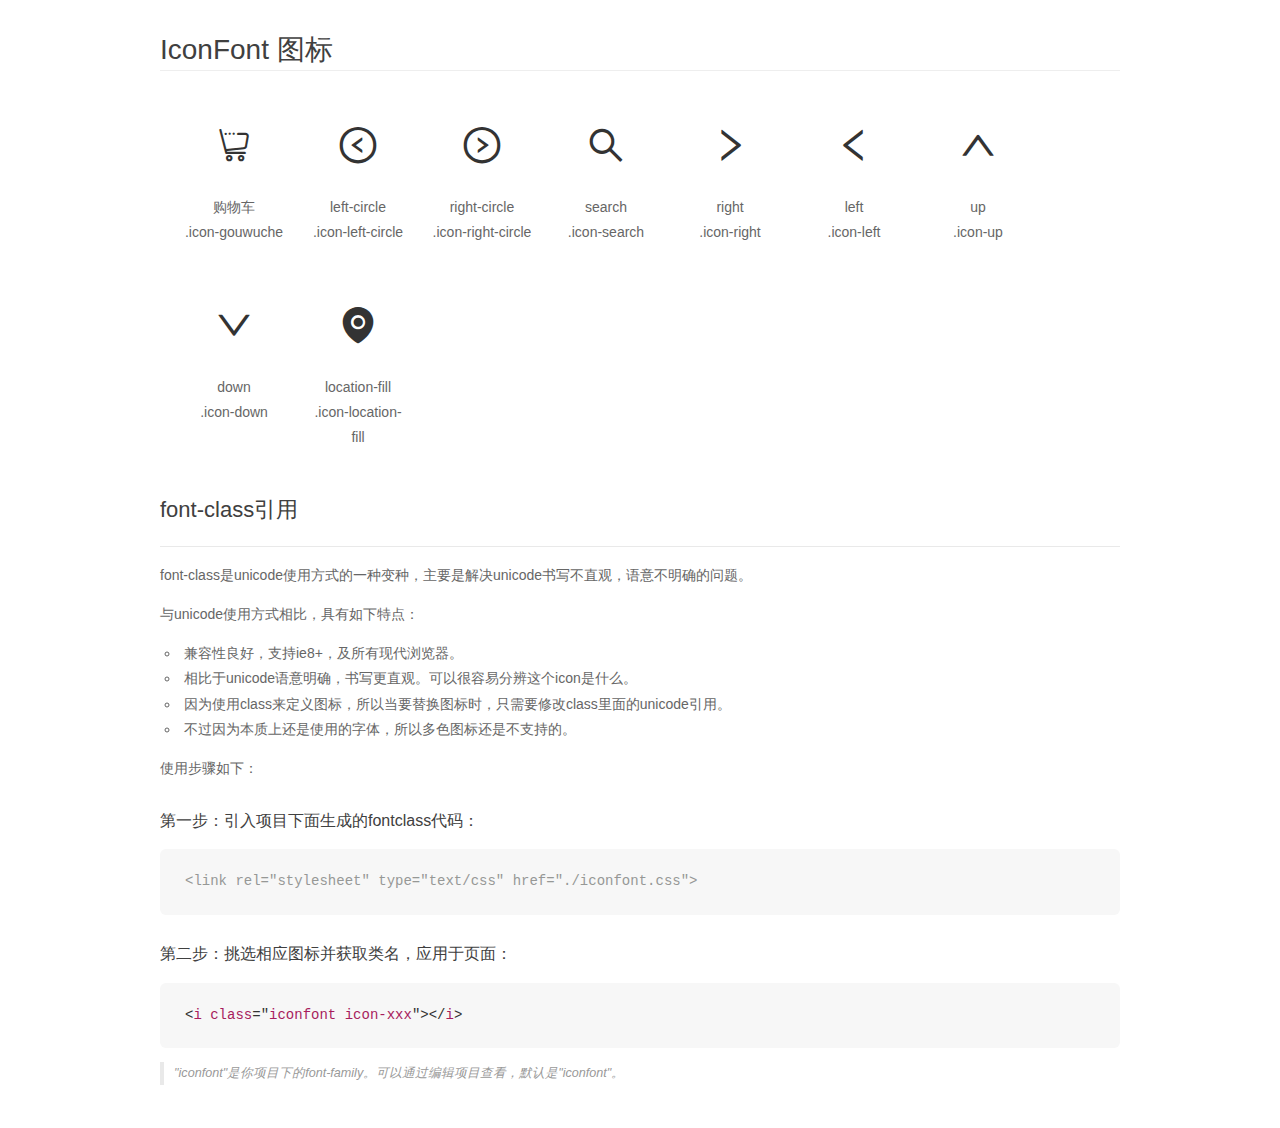
<file: iconfont/demo_fontclass.html>
<!DOCTYPE html>
<html>
<head>
    <meta charset="utf-8"/>
    <title>IconFont</title>
    <link rel="stylesheet" href="demo.css">
    <link rel="stylesheet" href="iconfont.css">
</head>
<body>
    <div class="main markdown">
        <h1>IconFont 图标</h1>
        <ul class="icon_lists clear">
            
                <li>
                <i class="icon iconfont icon-gouwuche"></i>
                    <div class="name">购物车</div>
                    <div class="fontclass">.icon-gouwuche</div>
                </li>
            
                <li>
                <i class="icon iconfont icon-left-circle"></i>
                    <div class="name">left-circle</div>
                    <div class="fontclass">.icon-left-circle</div>
                </li>
            
                <li>
                <i class="icon iconfont icon-right-circle"></i>
                    <div class="name">right-circle</div>
                    <div class="fontclass">.icon-right-circle</div>
                </li>
            
                <li>
                <i class="icon iconfont icon-search"></i>
                    <div class="name">search</div>
                    <div class="fontclass">.icon-search</div>
                </li>
            
                <li>
                <i class="icon iconfont icon-right"></i>
                    <div class="name">right</div>
                    <div class="fontclass">.icon-right</div>
                </li>
            
                <li>
                <i class="icon iconfont icon-left"></i>
                    <div class="name">left</div>
                    <div class="fontclass">.icon-left</div>
                </li>
            
                <li>
                <i class="icon iconfont icon-up"></i>
                    <div class="name">up</div>
                    <div class="fontclass">.icon-up</div>
                </li>
            
                <li>
                <i class="icon iconfont icon-down"></i>
                    <div class="name">down</div>
                    <div class="fontclass">.icon-down</div>
                </li>
            
                <li>
                <i class="icon iconfont icon-location-fill"></i>
                    <div class="name">location-fill</div>
                    <div class="fontclass">.icon-location-fill</div>
                </li>
            
        </ul>

        <h2 id="font-class-">font-class引用</h2>
        <hr>

        <p>font-class是unicode使用方式的一种变种，主要是解决unicode书写不直观，语意不明确的问题。</p>
        <p>与unicode使用方式相比，具有如下特点：</p>
        <ul>
        <li>兼容性良好，支持ie8+，及所有现代浏览器。</li>
        <li>相比于unicode语意明确，书写更直观。可以很容易分辨这个icon是什么。</li>
        <li>因为使用class来定义图标，所以当要替换图标时，只需要修改class里面的unicode引用。</li>
        <li>不过因为本质上还是使用的字体，所以多色图标还是不支持的。</li>
        </ul>
        <p>使用步骤如下：</p>
        <h3 id="-fontclass-">第一步：引入项目下面生成的fontclass代码：</h3>


        <pre><code class="lang-js hljs javascript"><span class="hljs-comment">&lt;link rel="stylesheet" type="text/css" href="./iconfont.css"&gt;</span></code></pre>
        <h3 id="-">第二步：挑选相应图标并获取类名，应用于页面：</h3>
        <pre><code class="lang-css hljs">&lt;<span class="hljs-selector-tag">i</span> <span class="hljs-selector-tag">class</span>="<span class="hljs-selector-tag">iconfont</span> <span class="hljs-selector-tag">icon-xxx</span>"&gt;&lt;/<span class="hljs-selector-tag">i</span>&gt;</code></pre>
        <blockquote>
        <p>"iconfont"是你项目下的font-family。可以通过编辑项目查看，默认是"iconfont"。</p>
        </blockquote>
    </div>
</body>
</html>
</file>
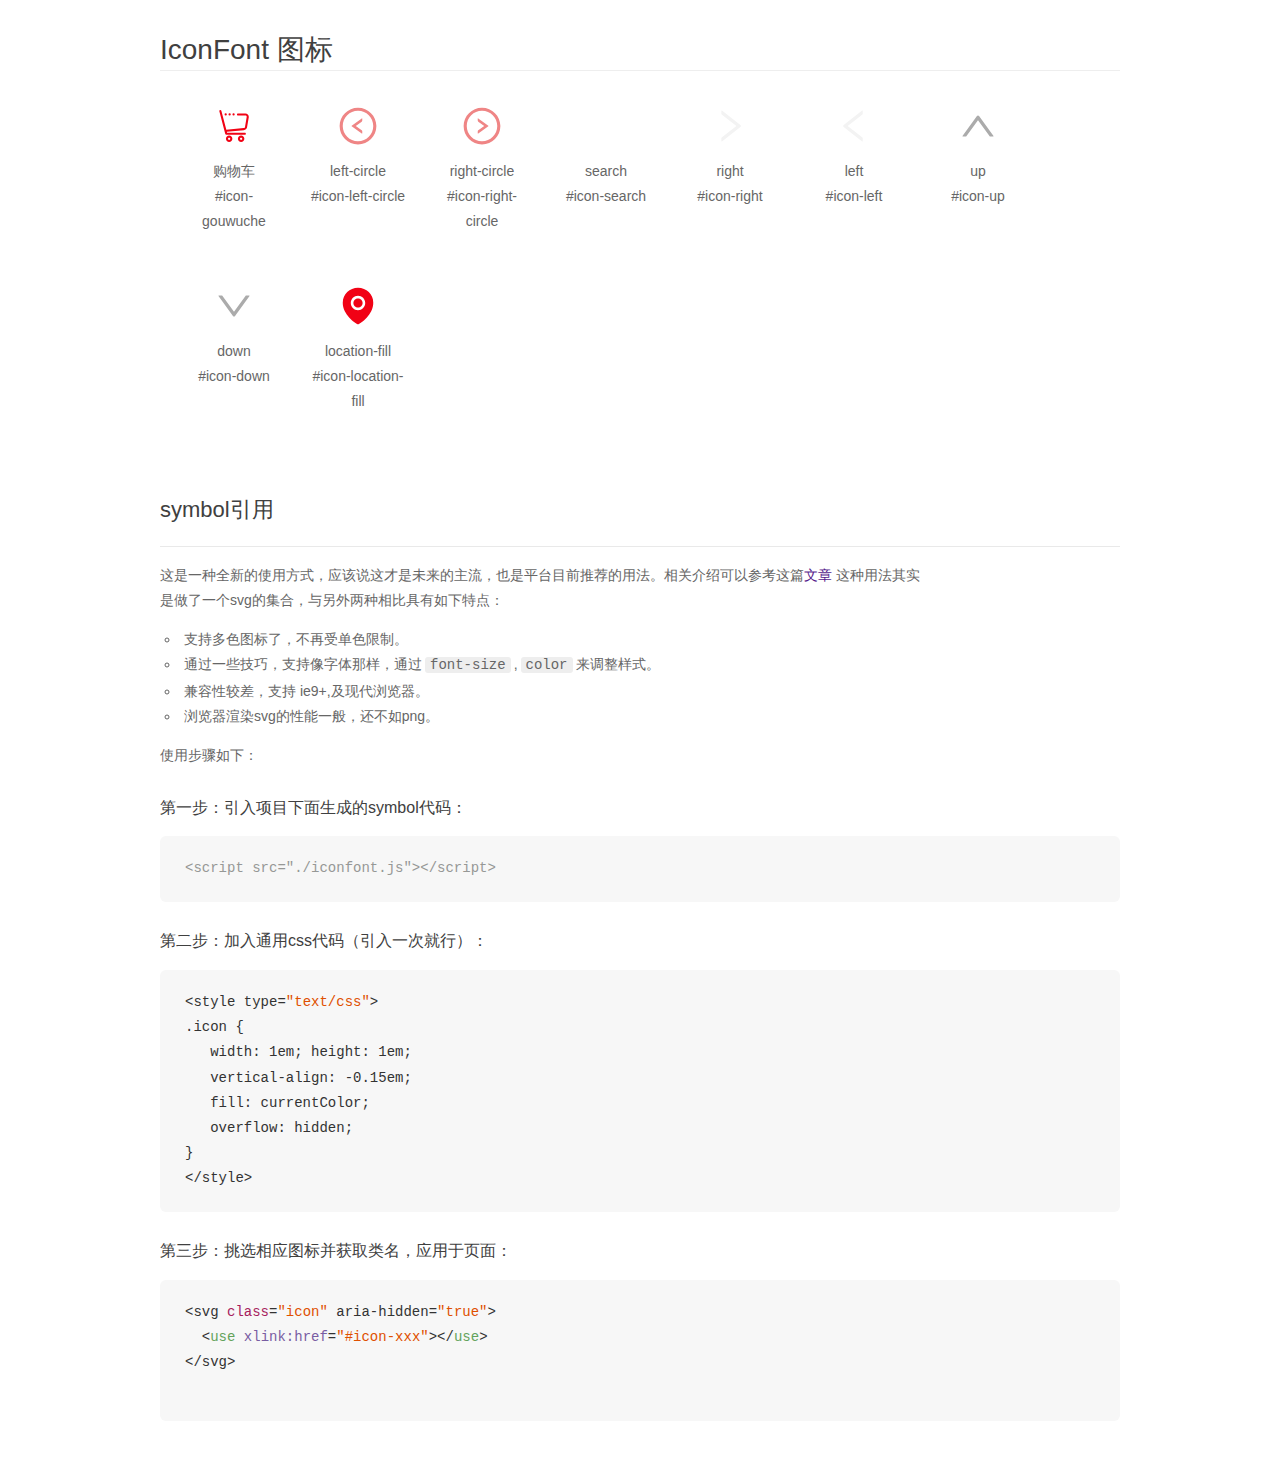
<file: iconfont/demo_symbol.html>
<!DOCTYPE html>
<html>
<head>
    <meta charset="utf-8"/>
    <title>IconFont</title>
    <link rel="stylesheet" href="demo.css">
    <script src="iconfont.js"></script>

    <style type="text/css">
        .icon {
          /* 通过设置 font-size 来改变图标大小 */
          width: 1em; height: 1em;
          /* 图标和文字相邻时，垂直对齐 */
          vertical-align: -0.15em;
          /* 通过设置 color 来改变 SVG 的颜色/fill */
          fill: currentColor;
          /* path 和 stroke 溢出 viewBox 部分在 IE 下会显示
             normalize.css 中也包含这行 */
          overflow: hidden;
        }

    </style>
</head>
<body>
    <div class="main markdown">
        <h1>IconFont 图标</h1>
        <ul class="icon_lists clear">
            
                <li>
                    <svg class="icon" aria-hidden="true">
                        <use xlink:href="#icon-gouwuche"></use>
                    </svg>
                    <div class="name">购物车</div>
                    <div class="fontclass">#icon-gouwuche</div>
                </li>
            
                <li>
                    <svg class="icon" aria-hidden="true">
                        <use xlink:href="#icon-left-circle"></use>
                    </svg>
                    <div class="name">left-circle</div>
                    <div class="fontclass">#icon-left-circle</div>
                </li>
            
                <li>
                    <svg class="icon" aria-hidden="true">
                        <use xlink:href="#icon-right-circle"></use>
                    </svg>
                    <div class="name">right-circle</div>
                    <div class="fontclass">#icon-right-circle</div>
                </li>
            
                <li>
                    <svg class="icon" aria-hidden="true">
                        <use xlink:href="#icon-search"></use>
                    </svg>
                    <div class="name">search</div>
                    <div class="fontclass">#icon-search</div>
                </li>
            
                <li>
                    <svg class="icon" aria-hidden="true">
                        <use xlink:href="#icon-right"></use>
                    </svg>
                    <div class="name">right</div>
                    <div class="fontclass">#icon-right</div>
                </li>
            
                <li>
                    <svg class="icon" aria-hidden="true">
                        <use xlink:href="#icon-left"></use>
                    </svg>
                    <div class="name">left</div>
                    <div class="fontclass">#icon-left</div>
                </li>
            
                <li>
                    <svg class="icon" aria-hidden="true">
                        <use xlink:href="#icon-up"></use>
                    </svg>
                    <div class="name">up</div>
                    <div class="fontclass">#icon-up</div>
                </li>
            
                <li>
                    <svg class="icon" aria-hidden="true">
                        <use xlink:href="#icon-down"></use>
                    </svg>
                    <div class="name">down</div>
                    <div class="fontclass">#icon-down</div>
                </li>
            
                <li>
                    <svg class="icon" aria-hidden="true">
                        <use xlink:href="#icon-location-fill"></use>
                    </svg>
                    <div class="name">location-fill</div>
                    <div class="fontclass">#icon-location-fill</div>
                </li>
            
        </ul>


        <h2 id="symbol-">symbol引用</h2>
        <hr>

        <p>这是一种全新的使用方式，应该说这才是未来的主流，也是平台目前推荐的用法。相关介绍可以参考这篇<a href="">文章</a>
        这种用法其实是做了一个svg的集合，与另外两种相比具有如下特点：</p>
        <ul>
          <li>支持多色图标了，不再受单色限制。</li>
          <li>通过一些技巧，支持像字体那样，通过<code>font-size</code>,<code>color</code>来调整样式。</li>
          <li>兼容性较差，支持 ie9+,及现代浏览器。</li>
          <li>浏览器渲染svg的性能一般，还不如png。</li>
        </ul>
        <p>使用步骤如下：</p>
        <h3 id="-symbol-">第一步：引入项目下面生成的symbol代码：</h3>
        <pre><code class="lang-js hljs javascript"><span class="hljs-comment">&lt;script src="./iconfont.js"&gt;&lt;/script&gt;</span></code></pre>
        <h3 id="-css-">第二步：加入通用css代码（引入一次就行）：</h3>
        <pre><code class="lang-js hljs javascript">&lt;style type=<span class="hljs-string">"text/css"</span>&gt;
.icon {
   width: <span class="hljs-number">1</span>em; height: <span class="hljs-number">1</span>em;
   vertical-align: <span class="hljs-number">-0.15</span>em;
   fill: currentColor;
   overflow: hidden;
}
&lt;<span class="hljs-regexp">/style&gt;</span></code></pre>
        <h3 id="-">第三步：挑选相应图标并获取类名，应用于页面：</h3>
        <pre><code class="lang-js hljs javascript">&lt;svg <span class="hljs-class"><span class="hljs-keyword">class</span></span>=<span class="hljs-string">"icon"</span> aria-hidden=<span class="hljs-string">"true"</span>&gt;<span class="xml"><span class="hljs-tag">
  &lt;<span class="hljs-name">use</span> <span class="hljs-attr">xlink:href</span>=<span class="hljs-string">"#icon-xxx"</span>&gt;</span><span class="hljs-tag">&lt;/<span class="hljs-name">use</span>&gt;</span>
</span>&lt;<span class="hljs-regexp">/svg&gt;
        </span></code></pre>
    </div>
</body>
</html>
</file>
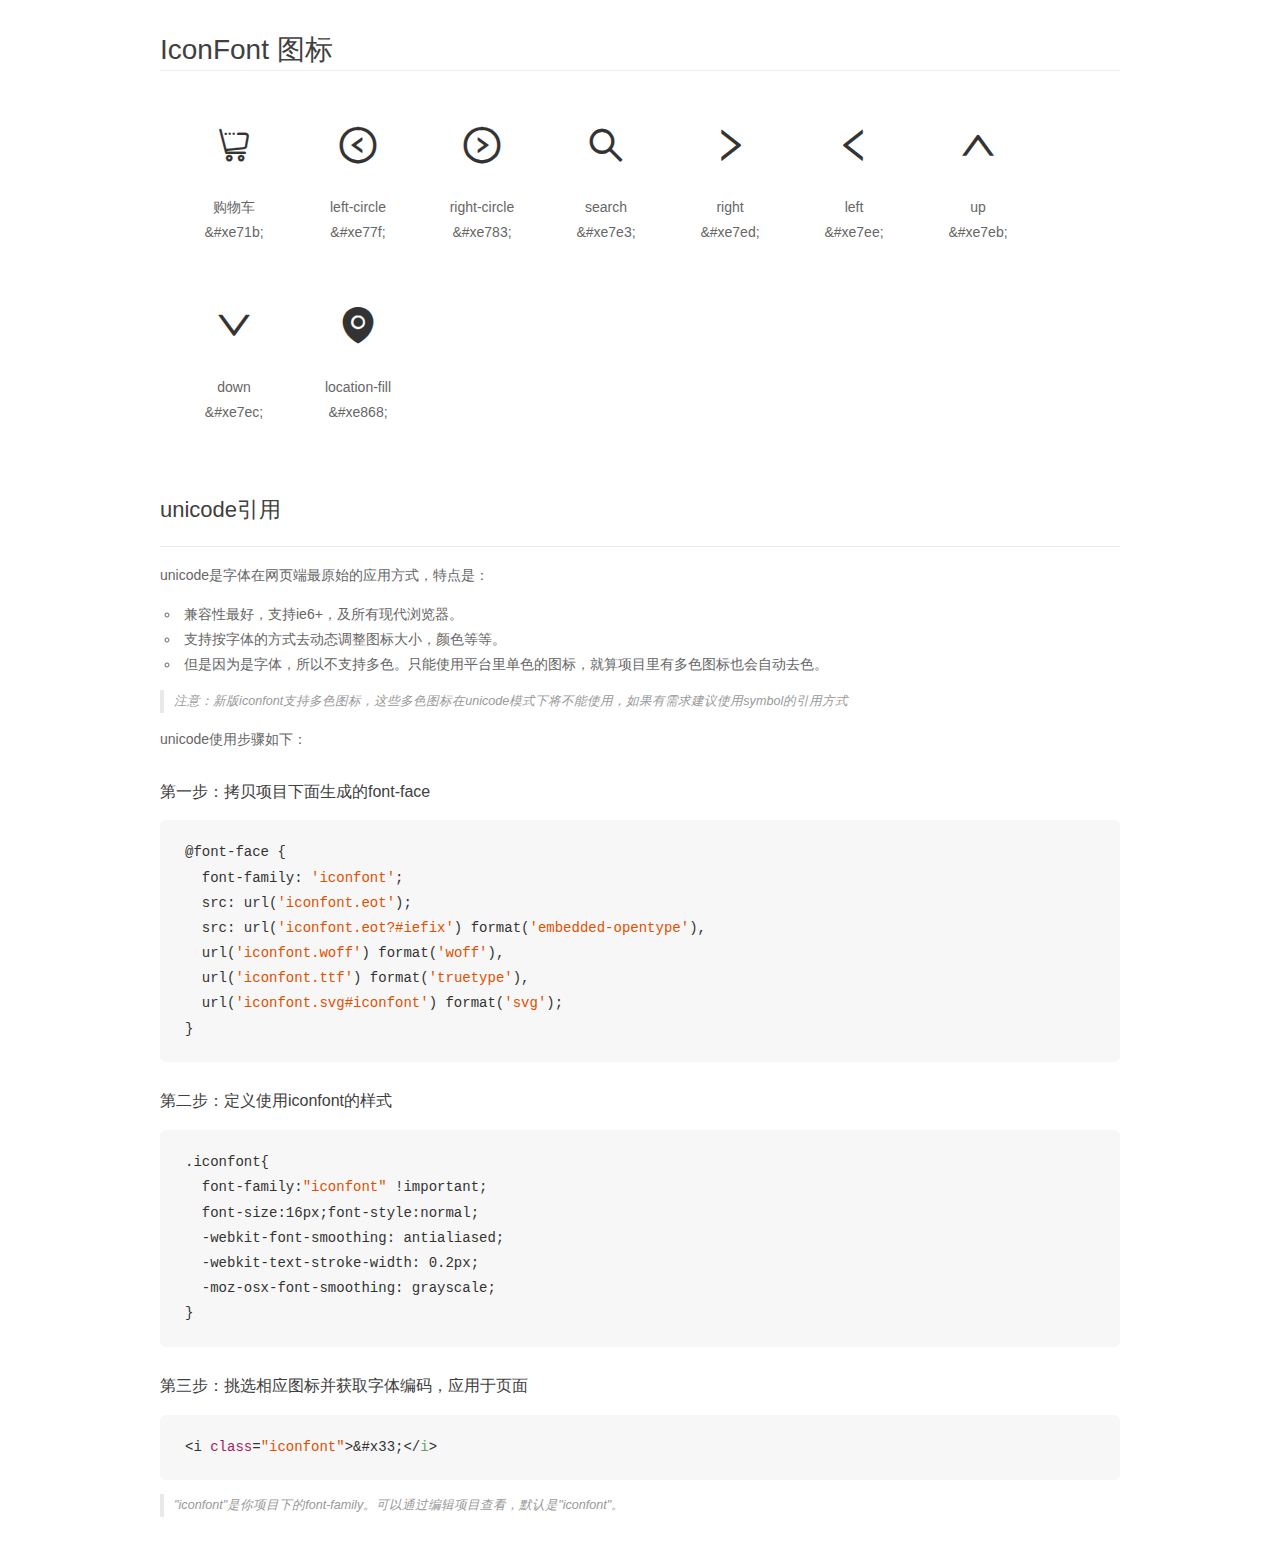
<file: iconfont/demo_unicode.html>
<!DOCTYPE html>
<html>
<head>
    <meta charset="utf-8"/>
    <title>IconFont</title>
    <link rel="stylesheet" href="demo.css">

    <style type="text/css">

        @font-face {font-family: "iconfont";
          src: url('iconfont.eot'); /* IE9*/
          src: url('iconfont.eot#iefix') format('embedded-opentype'), /* IE6-IE8 */
          url('iconfont.woff') format('woff'), /* chrome, firefox */
          url('iconfont.ttf') format('truetype'), /* chrome, firefox, opera, Safari, Android, iOS 4.2+*/
          url('iconfont.svg#iconfont') format('svg'); /* iOS 4.1- */
        }

        .iconfont {
          font-family:"iconfont" !important;
          font-size:16px;
          font-style:normal;
          -webkit-font-smoothing: antialiased;
          -webkit-text-stroke-width: 0.2px;
          -moz-osx-font-smoothing: grayscale;
        }

    </style>
</head>
<body>
    <div class="main markdown">
        <h1>IconFont 图标</h1>
        <ul class="icon_lists clear">
            
                <li>
                <i class="icon iconfont">&#xe71b;</i>
                    <div class="name">购物车</div>
                    <div class="code">&amp;#xe71b;</div>
                </li>
            
                <li>
                <i class="icon iconfont">&#xe77f;</i>
                    <div class="name">left-circle</div>
                    <div class="code">&amp;#xe77f;</div>
                </li>
            
                <li>
                <i class="icon iconfont">&#xe783;</i>
                    <div class="name">right-circle</div>
                    <div class="code">&amp;#xe783;</div>
                </li>
            
                <li>
                <i class="icon iconfont">&#xe7e3;</i>
                    <div class="name">search</div>
                    <div class="code">&amp;#xe7e3;</div>
                </li>
            
                <li>
                <i class="icon iconfont">&#xe7ed;</i>
                    <div class="name">right</div>
                    <div class="code">&amp;#xe7ed;</div>
                </li>
            
                <li>
                <i class="icon iconfont">&#xe7ee;</i>
                    <div class="name">left</div>
                    <div class="code">&amp;#xe7ee;</div>
                </li>
            
                <li>
                <i class="icon iconfont">&#xe7eb;</i>
                    <div class="name">up</div>
                    <div class="code">&amp;#xe7eb;</div>
                </li>
            
                <li>
                <i class="icon iconfont">&#xe7ec;</i>
                    <div class="name">down</div>
                    <div class="code">&amp;#xe7ec;</div>
                </li>
            
                <li>
                <i class="icon iconfont">&#xe868;</i>
                    <div class="name">location-fill</div>
                    <div class="code">&amp;#xe868;</div>
                </li>
            
        </ul>
        <h2 id="unicode-">unicode引用</h2>
        <hr>

        <p>unicode是字体在网页端最原始的应用方式，特点是：</p>
        <ul>
        <li>兼容性最好，支持ie6+，及所有现代浏览器。</li>
        <li>支持按字体的方式去动态调整图标大小，颜色等等。</li>
        <li>但是因为是字体，所以不支持多色。只能使用平台里单色的图标，就算项目里有多色图标也会自动去色。</li>
        </ul>
        <blockquote>
        <p>注意：新版iconfont支持多色图标，这些多色图标在unicode模式下将不能使用，如果有需求建议使用symbol的引用方式</p>
        </blockquote>
        <p>unicode使用步骤如下：</p>
        <h3 id="-font-face">第一步：拷贝项目下面生成的font-face</h3>
        <pre><code class="lang-js hljs javascript">@font-face {
  font-family: <span class="hljs-string">'iconfont'</span>;
  src: url(<span class="hljs-string">'iconfont.eot'</span>);
  src: url(<span class="hljs-string">'iconfont.eot?#iefix'</span>) format(<span class="hljs-string">'embedded-opentype'</span>),
  url(<span class="hljs-string">'iconfont.woff'</span>) format(<span class="hljs-string">'woff'</span>),
  url(<span class="hljs-string">'iconfont.ttf'</span>) format(<span class="hljs-string">'truetype'</span>),
  url(<span class="hljs-string">'iconfont.svg#iconfont'</span>) format(<span class="hljs-string">'svg'</span>);
}
</code></pre>
        <h3 id="-iconfont-">第二步：定义使用iconfont的样式</h3>
        <pre><code class="lang-js hljs javascript">.iconfont{
  font-family:<span class="hljs-string">"iconfont"</span> !important;
  font-size:<span class="hljs-number">16</span>px;font-style:normal;
  -webkit-font-smoothing: antialiased;
  -webkit-text-stroke-width: <span class="hljs-number">0.2</span>px;
  -moz-osx-font-smoothing: grayscale;
}
</code></pre>
        <h3 id="-">第三步：挑选相应图标并获取字体编码，应用于页面</h3>
        <pre><code class="lang-js hljs javascript">&lt;i <span class="hljs-class"><span class="hljs-keyword">class</span></span>=<span class="hljs-string">"iconfont"</span>&gt;&amp;#x33;<span class="xml"><span class="hljs-tag">&lt;/<span class="hljs-name">i</span>&gt;</span></span></code></pre>

        <blockquote>
        <p>"iconfont"是你项目下的font-family。可以通过编辑项目查看，默认是"iconfont"。</p>
        </blockquote>
    </div>


</body>
</html>
</file>
<file: css/index.css>
/*右侧toolbar*/
.toolbar {
    width: 35px;
    height: 250px;
    background: transparent;
    /* 透明 */
    position: fixed;
    /* 固定相对于浏览器 */
    top: 55%;
    right: 0;
    z-index: 10;
    /* 堆叠层级，确保在其他元素上方 */
    margin-top: -125px;
}

.toolbar .t1 i,
.toolbar .t2 i,
.toolbar .t3 i,
.toolbar .t4 i,
.toolbar .t5 i {
    display: inline-block;
    width: 19px;
    height: 21px;
    vertical-align: middle;
}

.toolbar .t1 i {
    background: url("../images/toolbars.png") no-repeat -94px -182px;
}

.toolbar .t2 i {
    background: url("../images/toolbars.png") no-repeat -57px -9px;
}

.toolbar .t3 i {
    background: url("../images/toolbars.png") no-repeat -56px -159px;
}

.toolbar .t4 i {
    background: url("../images/toolbars.png") no-repeat -56px -310px;
}

.toolbar .t5 i {
    background: url("../images/toolbars.png") no-repeat -55px -258px;
}

.toolbar>div {
    /* 相对定位 */
    position: relative;
    margin-bottom: 1px;
    background: #7A6E6E;
    border-radius: 3px 0 0 3px;
}

.toolbar a {
    display: inline-block;
    width: 35px;
    height: 35px;
    color: #fff;
    line-height: 35px;
    text-align: center;
}

.toolbar span {
    display: none;
    position: absolute;
    top: 0;
    right: 34px;
    width: 60px;
    height: 35px;
    color: #fff;
    background: #C81623;
    border-radius: 3px 0 0 3px;
}

.jd_top {
    height: 80px;
    background-color: rgb(76, 6, 8);
}

.jd_inner {
    height: 80px;
    /* 上下外边距为0，左右外边距自动 */
    position: relative;
    /* 相对定位 */
}

.jd_top a {
    /* 把他从行内标签变成块集标签 */
    display: block;
    width: 1190px;
}

.jd_inner i {
    position: absolute;
    right: 0;
    top: 0;
    display: block;
    width: 20px;
    height: 20px;
    text-align: center;
    line-height: 20px;
    color: #fff;
    font-size: 12px;
}

/*顶部shortcut*/
.shortcut {
    background: #E3E4E5;
    border-bottom: 1px solid #ddd;
    height: 30px;
    line-height: 30px;
}

/*左边*/
.shortcut .fl {
    margin-left: 210px;
    position: relative;
    /* 相对定位 */
}

.pfl {
    position: absolute;
    z-index: 5;
    text-align: center;
    width: 56px;
    border: 1px solid transparent;
    border-top: none;
    border-bottom: none;
    cursor: pointer;
}

.shortcut .fl i {
    margin-right: 2px;
}

.pfl:hover {
    border-left: 1px solid #ccc;
    border-right: 1px solid #ccc;
    background: #fff;
}

.shortcut .fr li {
    float: right;
    width: 77px;
    text-align: center;
}

.shortcut .fr li.sc_ts {
    width: 131px;
}

.shortcut li.spacer {
    width: 1px;
    height: 10px;
    margin: 11px 5px 0;
    background: #ccc;
}

.shortcut a,
.shortcut span {
    color: #999;
    font-family: "微软雅黑";
}

.shortcut a:hover {
    color: #E33333;
}

.search {
    position: absolute;
    top: 26px;
    left: 291px;
    width: 552px;

}

.search .searchbg {
    width: 452px;
    height: 27px;
    background: white;
    position: absolute;
    top: 0;
    left: 0;
    padding: 4px 44px 4px 4px;
    line-height: 27px;
    color: #989898;
}

.search input {
    position: absolute;
    top: 0;
    left: 0;
    z-index: 1;
    background: transparent;
    width: 452px;
    height: 27px;
    float: left;
    padding: 4px 44px 4px 4px;
    line-height: 27px;
}

.search button {
    width: 52px;
    height: 35px;
    float: right;
    background: #F10215;
    cursor: pointer;
}

.search .zxj {
    position: absolute;
    top: 10px;
    right: 65px;
    background: url("../images/sprite-photo-search.png") no-repeat;
    width: 19px;
    height: 15px;
    cursor: pointer;
}

.search .zxj:hover {
    background: url("../images/sprite-photo-search.png") no-repeat -30px 0;
}

.shopcar {
    position: absolute;
    top: 26px;
    right: 129px;
    width: 188px;
    height: 33px;
    border: 1px solid #e3e4e5;
    background: #fff;
}

.shopcar .left {
    width: 70px;
    line-height: 33px;
    padding-right: 6px;
}

.shopcar a {
    line-height: 33px;
}

.shopcar .count {
    position: absolute;
    top: 5px;
    right: 35px;
    width: 14px;
    height: 14px;
    border-radius: 7px;
    background-color: #F10215;
    display: inline-block;
    font-size: 10px;
    line-height: 14px;
    text-align: center;
    color: #fff;
}

.hotwords {
    position: absolute;
    top: 65px;
    left: 308px;
    width: 552px;
}

.hotwords a {
    margin-right: 10px;

}

.hotwords a.ts {
    margin-right: 20px;
}

.navitems {
    position: absolute;
    top: 100px;
    left: 188px;
    width: 790px;
    height: 40px;
}

.navitems ul li {
    float: left;
    line-height: 40px;
    font-size: 14px;
    margin-left: 30px;
}

.navitems ul li.tsle {
    margin-left: 0;
}

.navitems li.spacer {
    width: 1px;
    height: 10px;
    background: #CCC;
    line-height: 40px;
    margin: 15px 20px;
}

/*第二部分*/
.fs {
    position: relative;
    /* 相对定位 */
}

.fs_col1 {
    float: left;
    width: 172px;
    height: 456px;
    margin-left: 10px;
    background: #fff;
    padding: 7px 4px;
    position: relative;
}

.fs_col1 .spacer {
    padding: 0 2px;
}

.fs_col1 li {
    height: 26px;
    font-size: 13px;
    margin: 1px 0 0px 10px;
}

.hover-menu {
    display: none;
    position: absolute;
    top: 0;
    left: 180px;
    width: 700px;
    height: 430px;
    background: white;
    padding: 20px;
    z-index: 100;
    overflow: hidden;
}

.hover-menu h3 {
    margin: 0 0 15px 0;
    color: #333;
    font-size: 18px;
}

.hover-menu-container {
    display: flex;
    flex-wrap: wrap;
    gap: 20px;
}

.hover-menu-item {
    width: 160px;
}

.hover-menu-link {
    display: block;
    padding: 8px 0;
    color: #666;
    text-decoration: none;
    transition: color 0.3s;
    font-size: 14px;
}

.hover-menu-link:hover {
    color: #e4393c;
}

.hover-menu-footer {
    margin-top: 20px;
    padding-top: 15px;
    border-top: 1px solid #eee;
}

.hover-menu-view-all {
    color: #e4393c;
    font-weight: bold;
    text-decoration: none;
}

.hover-menu-view-all:hover {
    text-decoration: underline;
}

/* 悬浮菜单动画 */
@keyframes fadeIn {
    from {
        opacity: 0;
        transform: translateX(-10px);
    }

    to {
        opacity: 1;
        transform: translateX(0);
    }
}

.fs_col2 {
    float: left;
    position: relative;
    /* 相对定位 */
    width: 590px;
    height: 470px;
    margin: 0px 7px;
}

.fs_col2 .lbt {
    width: 586px;
    height: 469px;
    overflow: hidden;
    position: absolute;
}

.fs_col2 .lbt ul {
    width: 900%;
    position: absolute;
    top: 0;
}

.fs_col2 .lbt li {
    float: left;
}

.fs_col3 {
    float: left;
    margin-left: -5px;
    width: 201px;
}

.fs_col3 a {
    display: block;
}

.fs_col3 .mid {
    margin: 10px 0;
}

/* 商品推荐区域 */
.recommend-section {
    overflow: hidden;
}

.recommend-title {
    font-size: 16px;
    font-weight: normal;
    color: #333;
    margin: 15px 0 8px 14px;
}

/* 商品列表容器 */
.product-list {
    margin-right: 9px;
}

/* 商品项 */
.product-item {
    float: left;
    width: 226px;
    height: 307px;
    background: #fff;
    margin: 0 3px 10px 7px;
    text-align: center;
    position: relative;
    /* 相对定位 */
    transition: transform 0.3s ease, box-shadow 0.3s ease;
}

.product-item:hover {
    /* 垂直向上移动5像素 */
    transform: translateY(-5px);
    box-shadow: 0 5px 15px rgba(0, 0, 0, 0.1);
}

/* 商品链接 */
.product-link {
    display: block;
    padding: 10px 0 10px 0;
    text-decoration: none;
    color: inherit;
}

/* 商品图片 */
.product-image {
    width: 200px;
    height: 200px;
    /* 保持原始宽高比 */
    object-fit: contain;
    margin-bottom: 7px;
}

/* 商品名称 */
.product-name {
    font-size: 14px;
    color: #666;
    height: 40px;
    overflow: hidden;
    margin: 10px 0 -7px 0;
    line-height: 1.4;
}

/* 商品价格 */
.product-price {
    font-size: 20px;
    color: #E4393C;
}

.product-price strong {
    /* 文字加粗效果 */
    font-weight: bold;
}
</file>
<file: css/init.css>
html,
body,
ul,
li,
ol,
dl,
dd,
dt,
p,
form,
input,
button,
img {
    margin: 0;
    /* 外边距清零 */
    padding: 0;
    /* 内边距清零 */
}

img,
input,
button {
    border: none;
    /* 去掉边框 */
    outline-style: none;
    /* 去掉焦点时的蓝色轮廓 */
}

ul,
ol {
    list-style: none;
}

/* 4. 统一 input 字体，防止浏览器fallback到宋体 */
input {
    font-family: "微软雅黑", "宋体";
    vertical-align: middle;
    font-size: 12px;
}

/* 8. 图片放在div中时，图片下方会出现一个神秘的空白缝隙：*/
img {
    vertical-align: middle;
    /* 去掉图片与基线对齐产生的空白缝隙 */
}

/* 10. 全局正文字体、行高、颜色、背景统一；禁止横向滚动条 */
body {
    font: 12px/150% "微软雅黑", Verdana, "\5b8b\4f53";
    /* 字号/行高/字体栈 */
    color: #666;
    /* 默认字色 */
    background: #F0F3EF;
    /* 页面背景 */
    overflow-x: hidden;
    /* 兜底：禁止横向滚动 */
}

/* 11. 解决父元素高度塌陷问题*/
.clearfix:before,
.clearfix:after {
    content: "";
    /* 伪元素必须有content属性才能显示,现在内容为空 */
    display: table;
    /* 触发BFC，防止margin合并 */
    clear: both;
    /* 真正清除浮动 */
}

/* 12. 链接默认样式与悬停样式 */
a {
    color: #666;
    text-decoration: none;
    /* 去掉下划线 */
}

a:hover {
    color: #C81623;
    /* 悬停高亮红色 */
}

/* 13. 标题标签去加粗、去下划线、字号重置 */
h1,
h2,
h3,
h4,
h5,
h6 {
    margin: 0;
    /* 外边距清零 */
    padding: 0;
    /* 内边距清零 */
    text-decoration: none;
    font-weight: normal;
    font-size: 100%;
    /* 相对于父级字号 */
}

/* 14.搞不懂*/
i,
em {
    font-style: normal;
    /* 去斜体 */
    text-decoration: none;
    /* 去删除线/下划线 */
}

/* 15. 公共颜色类（购物车/第一个热词/免费注册/请登录） */
.col-red {
    color: #F10215 !important;
}

.w {
    /* 版心：1190px 居中 */
    width: 1190px;
    margin: auto;
}

/* ? */
.fl {
    float: left;
    /* 元素向左浮动 */
}

.hide {
    display: none;
    /* 隐藏元素 */
}
</file>
<file: css/base.css>
/*头部分*/
.fr {
    float: right;
}

.header {
    height: 140px;
    background: #F0F3EF;
    position: relative;
}

.header .w {
    position: relative;
}

.header .logo a {
    position: absolute;
    top: 7px;
    left: 100px;
    width: 176px;
    height: 62px;
    background: url("../images/logo-login.png") no-repeat;
}

/*顶部导航栏：我的京东，网站导航，企业采购，客户服务公共样式*/
#wdjd,
#qycg,
#khfw,
#wzdh {
    position: relative;
    width: 73px;
    height: 32px;
}

#wdjdt,
#qycgt,
#khfwt,
#wzdht {
    position: absolute;
    width: 73px;
    text-align: center;
    z-index: 11;
    border: 1px solid transparent;
    border-bottom: none;
    border-top: none;
}

#khfw_inner {
    display: none;
    width: 160px;
    left: -87px;
    position: absolute;
    top: 30px;
    background: #fff;
    z-index: 5;
    border: 1px solid #ccc;
}

#wdjd:hover #wdjdt,
#qycg:hover #qycgt,
#khfw:hover #khfwt,
#wzdh:hover #wzdht {
    background-color: #fff;
    border-color: #ccc;
}

#khfw:hover #khfw_inner {
    display: block;
}

#khfw_inner a {
    display: inline-block;
    line-height: 20px;
    height: 20px;
    width: 115px;
    text-align: left;
}

#khfw_inner h3 {
    text-align: left;
    margin-left: 10px;
    font-weight: bold;
}

#khfw_inner a {
    width: 70px;
}

div.l {
    float: left;
    border: 1px solid #CCCCCC;
    padding: 2px;
}

div.r {
    float: left;
    padding-left: 5px;
    text-align: left;
}

/*公用footer*/

.footer .w {
    text-align: center;
    color: #999;
}

.footer p {
    line-height: 40px;
}

.footer a:hover {
    text-decoration: underline;
    color: #999;
}

.slogen {
    height: 54px;
    width: 1150px;
    background: #f5f5f5;
    border-bottom: 1px solid #DEDEDE;
    margin-left: 40px;
    padding: 20px 10px 20px 10px;
    position: relative;
}

.slogen .item {
    margin: 0 32px;
}

.shopping {
    margin-top: 15px;
    padding-bottom: 15px;
    border-bottom: 1px solid #DEDEDE;
}

.shopping dl {
    float: left;
    width: 238px;
}

.shopping dt {
    font-size: 14px;
    margin: 10px 0;
    font-weight: bold;
}

.shopping dd {
    line-height: 20px;
    font-size: 10px;
}

.aginw {
    text-align: center;
    padding-top: 20px;
}

.links a {
    color: #666;
    font-size: 10px;
}

.links a:hover {
    color: #C81623;
}

.links .spacer {
    margin: auto 8px;
    color: #ccc;
}

.copyright {
    color: #999;
    padding-top: 6px;
    line-height: 25px;
}

.copyright .spacer {
    margin: auto 12px;
}

.copyright a {
    color: #999;
    font-size: 10px;
}

.copyright a:hover {
    color: #C81623;
}

.message {
    padding-top: 25px;
    padding-bottom: 20px;
}

.message a {
    display: inline-block;
    width: 103px;
    height: 32px;
}

.message a.icon1 {
    background: url("../images/sprite.footer.png") no-repeat -205px -148px;
}

.message a.icon2 {
    background: url("../images/sprite.footer.png") no-repeat -205px -111px;
}

.message a.icon3 {
    background: url("../images/sprite.footer.png") no-repeat -205px -74px;
}

.message a.icon4 {
    background: url("../images/sprite.footer.png") no-repeat -205px -36px;
}

.message a.icon5 {
    background: url("../images/sprite.footer.png") no-repeat -205px 0;
}

.message a.icon6 {
    background: url("../images/sprite.footer.png") no-repeat 0 -155px;
}

@font-face {
    font-family: 'iconfont';
    src: url('../iconfont/iconfont.woff') format('woff');
}

/* 地点 */
.iconfont {
    font-family: "iconfont" !important;
    font-size: 14px;
    font-style: normal;
    color: #F10215;
}

/* 下拉箭头 */
.iconfont1 {
    font-family: "iconfont" !important;
    font-size: 12px;
    font-style: normal;
    color: #AAA;
}

/* 放大镜 */
.iconfont2 {
    font-family: "iconfont" !important;
    font-size: 25px;
    font-style: normal;
    color: white;
}

/* 购物车 */
.iconfont3 {
    font-family: "iconfont" !important;
    font-size: 20px;
    font-style: normal;
    color: white;
}
</file>
<file: css/car.css>
.car-header {
    padding: 20px 0;
}

.car-logo img {
    width: 170px;
    height: 56px;
}

.car-logo p {
    font-size: 25px;
    margin: -27px 0 0 192px;
}

.cart-filter-bar {
    width: 65px;
    font-size: 16px;
    color: #E2231A;
    border-bottom: 1px solid #E2231A;
    margin-left: 8px;
    font-weight: 700;
}

.cart-thead {
    height: 32px;
    width: 1171px;
    line-height: 32px;
    margin: 5px 0 10px 7px;
    padding: 5px 0;
    background: #f3f3f3;
    border: 1px solid #e9e9e9;
    border-top: 0;
    position: relative;
}

.cart-thead>div,
.cart-item>div {
    float: left;
}

.t-checkbox,
.p-checkbox {
    height: 18px;
    line-height: 18px;
    padding-top: 7px;
    width: 122px;
    padding-left: 11px;
}

.t-goods {
    width: 400px;
}

.t-price {
    width: 120px;
    padding-right: 40px;
    text-align: right;
}

.t-num {
    width: 150px;
    text-align: center;
}

.t-sum {
    width: 100px;
    text-align: right;
}

.t-action {
    width: 130px;
    text-align: right;
}

.cart-item {
    height: 160px;
    width: 1168px;
    border-style: solid;
    border-width: 2px 1px 1px;
    border-color: #aaa #f1f1f1 #f1f1f1;
    background: #fff;
    padding-top: 14px;
    margin: 15px 0px 15px 8px;
}

.check-cart-item {
    background: #fff4e8;
}

.p-checkbox {
    width: 50px;
}

.p-goods {
    margin-top: 8px;
    width: 565px;
}

.p-img {
    float: left;
    border: 1px solid #ccc;
    padding: 5px;
}

.p-msg {
    float: left;
    width: 210px;
    margin: 0 10px;
}

.p-price {
    width: 110px;
}

.quantity-form {
    width: 80px;
    height: 22px;
}

.p-num {
    width: 170px;
}

.decrement,
.increment {
    float: left;
    border: 1px solid #cacbcb;
    height: 18px;
    line-height: 18px;
    padding: 1px 0;
    width: 16px;
    text-align: center;
    color: #666;
    margin: 0;
    background: #fff;
    margin-left: -1px;
}

.itxt {
    float: left;
    border: 1px solid #cacbcb;
    width: 42px;
    height: 18px;
    line-height: 18px;
    text-align: center;
    padding: 1px;
    margin: 0;
    margin-left: -1px;
    font-size: 12px;
    font-family: verdana;
    color: #333;
}

.p-sum {
    font-weight: 700;
    width: 145px;
}


/* 结算模块 */
.cart-floatbar {
    height: 50px;
    width: 1169px;
    margin: 0 0px 50px 7px;
    border: 1px solid #f0f0f0;
    background: #fff;
    position: relative;
    line-height: 50px;
}

.select-all {
    float: left;
    height: 18px;
    line-height: 18px;
    padding: 16px 0 16px 9px;
    white-space: nowrap;
}

.select-all input {
    vertical-align: middle;
    display: inline-block;
    margin-right: 5px;
}

.operation {
    float: left;
    width: 200px;
    margin-left: 40px;
}

.clear-all {
    font-weight: 700;
    margin: 0 20px;
}

.toolbar-right {
    float: right;
}

.amount-sum {
    float: left;
}

.amount-sum em {
    font-weight: 700;
    color: #E2231A;
    padding: 0 3px;
}

.price-sum {
    float: left;
    margin: 0 15px;
}

.price-sum em {
    font-size: 16px;
    color: #E2231A;
    font-weight: 700;
}

.btn-area {
    font-weight: 700;
    width: 94px;
    height: 52px;
    line-height: 52px;
    color: #fff;
    text-align: center;
    font-size: 18px;
    font-family: "Microsoft YaHei";
    background: #e54346;
    overflow: hidden;
}
</file>
<file: css/login.css>
@charset "UTF-8";

/*登录页*/
.rheader .fr i {
    display: inline-block;
    /* 行元素具有块元素能调宽高 */
    background: url("../images/q-icon.png") no-repeat;
    width: 18px;
    height: 14px;
    /* 元素垂直中点对齐 针对行内元素和表格单元格*/
    vertical-align: middle;
}

.lcontainer .lts {
    height: 40px;
    /* 行高 */
    line-height: 40px;
    background: #FFF8F0;
    text-align: center;
    font-size: 12px;
}

.lts i {
    display: inline-block;
    /* 仅显示一次 */
    background: url("../images/gt.png") no-repeat;
    width: 19px;
    height: 19px;
    vertical-align: middle;
    margin: 0 5px 0 280px;
}

/*登录*/
.lcontainer .bg {
    height: 474px;
    background: #01061A;
}

.loginw {
    background: url("../images/login_bg.jpg") no-repeat top center;
    height: 474px;
    width: 994px;
    margin: 0 auto;
    position: relative;
    /* 相对定位 */
}

.login {
    position: absolute;
    /* 绝对定位 ，相对谁定位*/
    top: 50%;
    right: 0;
    width: 350px;
    background: #fff;
    margin-top: -215px;
}

.login .warn {
    height: 39px;
    line-height: 39px;
    background: #FFF8F0;
    text-align: center;
    color: #999;
    position: relative;
}

.warn .icon_tips {
    display: inline-block;
    background: url("../images/icon-tips.png");
    width: 16px;
    height: 16px;
    vertical-align: middle;
    margin-right: 5px;
}

.login .login_method {
    height: 54px;
    border-bottom: 1px solid #F4F4F4;
    text-align: center;
    font-size: 18px;
    line-height: 54px;
}

.login_method .login_l,
.login_method .login_r {
    height: 54px;
    width: 173px;
}

.login_method div.spacer {
    float: left;
    width: 1px;
    height: 10px;
    color: #F4F4F4;
}

.login .sm_login_box {
    height: 264px;
    padding-top: 20px;
    position: relative;
}

/*二维码图片*/
#sm_box .ewm {
    height: 165px;
    position: relative;
}

.ewmbox {
    border: 1px solid #F4F4F4;
    padding: 10px;
    position: absolute;
    left: 90px;
    cursor: pointer;
    /* 鼠标悬停时显示手型指针*/
}

.ewm:hover .ewmbox {
    left: 15px;
}

.ewm:hover #phone_orange {
    display: block;
}

#phone_orange {
    display: none;
    position: absolute;
    left: 180px;
    top: 0;
}


.sm_login_box .pane {
    padding-top: 25px;
    text-align: center;
    margin-left: 100px;
    padding-bottom: 16px;
}

.pane li {
    float: left;
    width: 78px;
}

.pane li a {
    color: #E4393C;
}

.login .zh_login_box {
    display: none;
    height: 234px;
    padding: 33px 20px 0 20px;
    position: relative;
}

.zh_login_box .zh_box {
    padding-bottom: 20px;
    position: relative;
}

.zh_box .name_icon {
    position: absolute;
    top: 1px;
    left: 1px;
    width: 38px;
    height: 38px;
    background: url("../images/pwd-icons-new.png") no-repeat;
    border-right: 1px solid #BDBDBD;
}

.zh_login_box input {
    width: 254px;
    height: 38px;
    border: 1px solid #BDBDBD;
    padding-left: 50px;
    overflow: hidden;
    font-size: 14px;
    font-family: '\5b8b\4f53';
}

.pw_box {
    position: relative;
}

.pw_box .pw_icon {
    position: absolute;
    top: 1px;
    left: 1px;
    width: 38px;
    height: 38px;
    background: url("../images/pwd-icons-new.png") no-repeat -48px 0;
    border-right: 1px solid #BDBDBD;
}

.zh_login_box p {
    padding: 22px 0;
    height: 12px;
    width: 100%;
}

.zh_login_box button {
    width: 100%;
    height: 35px;
    line-height: 35px;
    background: #E4393C;
    color: white;
    font-size: 18px;
}

.qr {
    padding-left: 60px;
}

.qr1 {
    display: inline-block;
    background: url("../images/qr-coagent.png") no-repeat;
    width: 25px;
    height: 25px;
    vertical-align: middle;
}

.qr2 {
    display: inline-block;
    background: url("../images/qr-coagent.png") no-repeat -25px 0;
    width: 27px;
    height: 25px;
    vertical-align: middle;
}

.qr3 {
    display: inline-block;
    background: url("../images/qr-coagent.png") no-repeat -52px 0;
    width: 27px;
    height: 25px;
    vertical-align: middle;
}

.qr li {
    float: left;
    margin-right: 18px;
    height: 25px;
    line-height: 25px;
}

.qr i {
    margin-right: 5px;
}

.qr li span {
    color: #999;
}

.login .dsf {
    height: 52px;
    background: #FCFCFC;
    border-top: 1px solid #F4F4F4;
    padding: 0 20px;
}

.dsf li {
    float: left;
    height: 52px;
    line-height: 52px;
}

.dsf li i {
    margin-right: 5px;
}

.dsf li .spacer {
    margin: auto 10px;
    color: #CCCCD5;
    font-size: 8px;
    line-height: 52px;
}

.qq {
    display: inline-block;
    background: url("../images/QQ-weixin.png") no-repeat;
    width: 19px;
    height: 18px;
    vertical-align: middle;
}

.weixin {
    display: inline-block;
    background: url("../images/QQ-weixin.png") no-repeat -19px 0;
    width: 19px;
    height: 18px;
    vertical-align: middle;
}

.dsf .fr {
    width: 77px;
    height: 52px;
    line-height: 52px;
}

.fr i.ljzc {
    display: inline-block;
    background: url("../images/pwd-icons-new.png") no-repeat -104px -75px;
    width: 16px;
    height: 16px;
    vertical-align: middle;
}

.dsf a:hover {
    text-decoration: underline;
}

.active {
    font-weight: bold;
    color: #E4393C;
}
</file>
<file: css/regist.css>
/* 清理无用和重复样式后的版本 */
body {
    background: #fff;
    height: 920px;
}

.mask {
    width: 100%;
    height: 100%;
    background: rgba(0, 0, 0, 0.5);
    position: fixed;
    z-index: 10;
}

.xy {
    margin-left: 205px;
    margin-top: 50px;
    width: 853px;
    height: 471px;
    border: 4px solid rgba(0, 0, 0, .1);
    /* 实线边框 */
    background: white;
    position: relative;
}

.xy .title {
    height: 30px;
    background: #F3F3F3;
    font: bold 15px/30px "微软雅黑";
    padding-left: 10px;
}

iframe {
    width: 832px;
    height: 340px;
    padding: 10px;
}

.an {
    margin-left: 149px;
    margin-top: 12px;
}

.an button {
    width: 200px;
    height: 50px;
    margin-right: 150px;
    cursor: pointer;
}

.an .bt1 {
    background: #E3E4E5;
    color: #9999AD;
}

.an button.bt2 {
    background: #EE2222;
    color: #fff;
}

#m_close {
    position: absolute;
    top: 8px;
    right: 10px;
    width: 15px;
    height: 15px;
    background: url("../images/x.png") no-repeat;
    cursor: pointer;
}

.rheader {
    height: 104px;
    box-shadow: 0px 6px 5px #F4F4F4;
}

.rheader .logo {
    width: 162px;
    height: 80px;
    padding-top: 24px;
}

.bglogo {
    display: inline-block;
    width: 160px;
    height: 50px;
    background: url("../images/icon.png") no-repeat;
}

.welcome {
    height: 104px;
    line-height: 104px;
    font-size: 18px;
    color: #333;
}

.rheader .fr {
    margin-top: 46px;
    font-size: 16px;
    color: #999;
}

.rheader .fr a:hover {
    text-decoration: underline;
}

.container .w {
    margin: 0 auto;
    width: 500px;
}

.progress-bar {
    margin-top: 45px;
}

.pro-num {
    text-align: center;
}

.pro-num span {
    display: inline-block;
    width: 24px;
    height: 24px;
    line-height: 24px;
    background: url("../images/reg-icon.png") no-repeat -45px -199px;
    color: #ccc;
    text-align: center;
}

.pro-num p {
    line-height: 40px;
    width: 80px;
}

.jt {
    background: url("../images/reg-icon.png") no-repeat 0 -100px;
    width: 123px;
    height: 10px;
    margin-top: 8px;
}

span.current {
    color: white;
    background: url("../images/reg-icon.png") no-repeat 0 -199px;
    font-weight: bold;
}

.lb {
    width: 501px;
    height: 52px;
    margin: 30px 0 35px 383px;
    line-height: 52px;
    font-size: 14px;
}

.lb i {
    display: inline-block;
    width: 25px;
    height: 25px;
    vertical-align: middle;
    margin-right: 5px;
}

.lb .fl i {
    background: url("../images/reg-icon.png") no-repeat 0 -161px;
}

.lb .fr i {
    background: url("../images/reg-icon.png") no-repeat -40px -161px;
}

/* 应该是注册块页面 */
.form-container {
    width: 500px;
    margin: 30px auto 0;
}

.form-row {
    margin-bottom: 20px;
    display: flex;
    align-items: center;
    min-height: 40px;
}

.info-text {
    text-align: center;
    margin: 10px 10px 30px 0;
    color: #666;
    font-size: 14px;
}

.completed {
    color: #5cb85c !important;
}

.completed-jt {
    background-position: 0 -110px !important;
}

/* 按钮右对齐样式 */
.submit-container {
    margin-left: 115px;
    text-align: right;
    margin-top: 20px;
}

.form-label {
    width: 120px;
    text-align: right;
    padding-right: 16px;
    font-size: 14px;
    color: #333;
}

.form-input {
    flex: 1;
    max-width: 300px;
}

.form-input input {
    width: 258px;
    height: 40px;
    padding: 0 10px;
    margin-right: 10px;
    border: 1px solid #ddd;
    border-radius: 2px;
    font-size: 14px;
    box-sizing: border-box;
    transition: border-color .3s;
}

.form-input input:focus {
    border-color: #e4393c;
    outline: none;
    box-shadow: 0 0 3px rgba(228, 57, 60, .2);
}

.form-msg {
    margin-left: 0;
    width: 101px;
    font-size: 12px;
    line-height: 16px;
    min-height: 20px;
}

.error-msg {
    color: #e4393c;
    margin-left: 6px;
}

.success-msg {
    font-size: 12px;
    color: #5cb85c;
    margin-left: 2px;
}

.submit-row {
    margin-top: 30px;
    text-align: center;
}

#submitBtn,
/* 完成注册 */
#nextStep {
    /* 下一步   */
    width: 170px;
    height: 42px;
    margin-left: 178px;
    /* 与左侧 label 对齐 */
    background: #e4393c;
    color: #fff;
    border: none;
    border-radius: 2px;
    font-size: 16px;
    cursor: pointer;
    transition: background-color .3s;
}

#submitBtn:hover,
#nextStep:hover {
    background: #c91623;
}

#submitBtn:disabled,
#nextStep:disabled {
    background: #ccc;
    cursor: not-allowed;
}

/* ====== regist-success 专用 ====== */
.success-container {
    width: 500px;
    margin: 30px auto 0;
    text-align: center;
}

.success-icon {
    width: 60px;
    height: 60px;
    line-height: 60px;
    border-radius: 50%;
    background: #5cb85c;
    color: #fff;
    font-size: 30px;
    margin: 0 auto 15px;
}

.success-title {
    font-size: 22px;
    color: #333;
    margin-bottom: 10px;
    font-weight: bold;
}

.auto-login {
    font-size: 13px;
    color: #666;
    margin: 15px 0;
}

.auto-login span {
    color: #e4393c;
    font-weight: bold;
}

.btn {
    display: inline-block;
    padding: 10px 40px;
    margin: 25px 30px;
    font-size: 15px;
    border-radius: 2px;
    text-decoration: none;
    transition: all .3s;
}

.btn-primary {
    background: #e4393c;
    color: #fff;
    border: none;
}

.btn-primary:hover {
    background: #c91623;
}

.btn-secondary {
    background: #f5f5f5;
    color: #666;
    border: 1px solid #ddd;
}

.btn-secondary:hover {
    background: #e8e8e8;
}
</file>
<file: iconfont/iconfont.css>
@font-face {font-family: "iconfont";
  src: url('iconfont.eot?t=1534088042120'); /* IE9*/
  src: url('iconfont.eot?t=1534088042120#iefix') format('embedded-opentype'), /* IE6-IE8 */
  url('[data-uri]') format('woff'),
  url('iconfont.ttf?t=1534088042120') format('truetype'), /* chrome, firefox, opera, Safari, Android, iOS 4.2+*/
  url('iconfont.svg?t=1534088042120#iconfont') format('svg'); /* iOS 4.1- */
}

.iconfont {
  font-family:"iconfont" !important;
  font-size:16px;
  font-style:normal;
  -webkit-font-smoothing: antialiased;
  -moz-osx-font-smoothing: grayscale;
}

.icon-gouwuche:before { content: "\e71b"; }

.icon-left-circle:before { content: "\e77f"; }

.icon-right-circle:before { content: "\e783"; }

.icon-search:before { content: "\e7e3"; }

.icon-right:before { content: "\e7ed"; }

.icon-left:before { content: "\e7ee"; }

.icon-up:before { content: "\e7eb"; }

.icon-down:before { content: "\e7ec"; }

.icon-location-fill:before { content: "\e868"; }
</file>
<file: iconfont/demo.css>
*{margin: 0;padding: 0;list-style: none;}
/*
KISSY CSS Reset
理念：1. reset 的目的不是清除浏览器的默认样式，这仅是部分工作。清除和重置是紧密不可分的。
2. reset 的目的不是让默认样式在所有浏览器下一致，而是减少默认样式有可能带来的问题。
3. reset 期望提供一套普适通用的基础样式。但没有银弹，推荐根据具体需求，裁剪和修改后再使用。
特色：1. 适应中文；2. 基于最新主流浏览器。
维护：玉伯<lifesinger@gmail.com>, 正淳<ragecarrier@gmail.com>
 */

/** 清除内外边距 **/
body, h1, h2, h3, h4, h5, h6, hr, p, blockquote, /* structural elements 结构元素 */
dl, dt, dd, ul, ol, li, /* list elements 列表元素 */
pre, /* text formatting elements 文本格式元素 */
form, fieldset, legend, button, input, textarea, /* form elements 表单元素 */
th, td /* table elements 表格元素 */ {
  margin: 0;
  padding: 0;
}

/** 设置默认字体 **/
body,
button, input, select, textarea /* for ie */ {
  font: 12px/1.5 tahoma, arial, \5b8b\4f53, sans-serif;
}
h1, h2, h3, h4, h5, h6 { font-size: 100%; }
address, cite, dfn, em, var { font-style: normal; } /* 将斜体扶正 */
code, kbd, pre, samp { font-family: courier new, courier, monospace; } /* 统一等宽字体 */
small { font-size: 12px; } /* 小于 12px 的中文很难阅读，让 small 正常化 */

/** 重置列表元素 **/
ul, ol { list-style: none; }

/** 重置文本格式元素 **/
a { text-decoration: none; }
a:hover { text-decoration: underline; }


/** 重置表单元素 **/
legend { color: #000; } /* for ie6 */
fieldset, img { border: 0; } /* img 搭车：让链接里的 img 无边框 */
button, input, select, textarea { font-size: 100%; } /* 使得表单元素在 ie 下能继承字体大小 */
/* 注：optgroup 无法扶正 */

/** 重置表格元素 **/
table { border-collapse: collapse; border-spacing: 0; }

/* 清除浮动 */
.ks-clear:after, .clear:after {
  content: '\20';
  display: block;
  height: 0;
  clear: both;
}
.ks-clear, .clear {
  *zoom: 1;
}

.main {
  padding: 30px 100px;
width: 960px;
margin: 0 auto;
}
.main h1{font-size:36px; color:#333; text-align:left;margin-bottom:30px; border-bottom: 1px solid #eee;}

.helps{margin-top:40px;}
.helps pre{
  padding:20px;
  margin:10px 0;
  border:solid 1px #e7e1cd;
  background-color: #fffdef;
  overflow: auto;
}

.icon_lists{
  width: 100% !important;

}

.icon_lists li{
  float:left;
  width: 100px;
  height:180px;
  text-align: center;
  list-style: none !important;
}
.icon_lists .icon{
  font-size: 42px;
  line-height: 100px;
  margin: 10px 0;
  color:#333;
  -webkit-transition: font-size 0.25s ease-out 0s;
  -moz-transition: font-size 0.25s ease-out 0s;
  transition: font-size 0.25s ease-out 0s;

}
.icon_lists .icon:hover{
  font-size: 100px;
}



.markdown {
  color: #666;
  font-size: 14px;
  line-height: 1.8;
}

.highlight {
  line-height: 1.5;
}

.markdown img {
  vertical-align: middle;
  max-width: 100%;
}

.markdown h1 {
  color: #404040;
  font-weight: 500;
  line-height: 40px;
  margin-bottom: 24px;
}

.markdown h2,
.markdown h3,
.markdown h4,
.markdown h5,
.markdown h6 {
  color: #404040;
  margin: 1.6em 0 0.6em 0;
  font-weight: 500;
  clear: both;
}

.markdown h1 {
  font-size: 28px;
}

.markdown h2 {
  font-size: 22px;
}

.markdown h3 {
  font-size: 16px;
}

.markdown h4 {
  font-size: 14px;
}

.markdown h5 {
  font-size: 12px;
}

.markdown h6 {
  font-size: 12px;
}

.markdown hr {
  height: 1px;
  border: 0;
  background: #e9e9e9;
  margin: 16px 0;
  clear: both;
}

.markdown p,
.markdown pre {
  margin: 1em 0;
}

.markdown > p,
.markdown > blockquote,
.markdown > .highlight,
.markdown > ol,
.markdown > ul {
  width: 80%;
}

.markdown ul > li {
  list-style: circle;
}

.markdown > ul li,
.markdown blockquote ul > li {
  margin-left: 20px;
  padding-left: 4px;
}

.markdown > ul li p,
.markdown > ol li p {
  margin: 0.6em 0;
}

.markdown ol > li {
  list-style: decimal;
}

.markdown > ol li,
.markdown blockquote ol > li {
  margin-left: 20px;
  padding-left: 4px;
}

.markdown code {
  margin: 0 3px;
  padding: 0 5px;
  background: #eee;
  border-radius: 3px;
}

.markdown pre {
  border-radius: 6px;
  background: #f7f7f7;
  padding: 20px;
}

.markdown pre code {
  border: none;
  background: #f7f7f7;
  margin: 0;
}

.markdown strong,
.markdown b {
  font-weight: 600;
}

.markdown > table {
  border-collapse: collapse;
  border-spacing: 0px;
  empty-cells: show;
  border: 1px solid #e9e9e9;
  width: 95%;
  margin-bottom: 24px;
}

.markdown > table th {
  white-space: nowrap;
  color: #333;
  font-weight: 600;

}

.markdown > table th,
.markdown > table td {
  border: 1px solid #e9e9e9;
  padding: 8px 16px;
  text-align: left;
}

.markdown > table th {
  background: #F7F7F7;
}

.markdown blockquote {
  font-size: 90%;
  color: #999;
  border-left: 4px solid #e9e9e9;
  padding-left: 0.8em;
  margin: 1em 0;
  font-style: italic;
}

.markdown blockquote p {
  margin: 0;
}

.markdown .anchor {
  opacity: 0;
  transition: opacity 0.3s ease;
  margin-left: 8px;
}

.markdown .waiting {
  color: #ccc;
}

.markdown h1:hover .anchor,
.markdown h2:hover .anchor,
.markdown h3:hover .anchor,
.markdown h4:hover .anchor,
.markdown h5:hover .anchor,
.markdown h6:hover .anchor {
  opacity: 1;
  display: inline-block;
}

.markdown > br,
.markdown > p > br {
  clear: both;
}


.hljs {
  display: block;
  background: white;
  padding: 0.5em;
  color: #333333;
  overflow-x: auto;
}

.hljs-comment,
.hljs-meta {
  color: #969896;
}

.hljs-string,
.hljs-variable,
.hljs-template-variable,
.hljs-strong,
.hljs-emphasis,
.hljs-quote {
  color: #df5000;
}

.hljs-keyword,
.hljs-selector-tag,
.hljs-type {
  color: #a71d5d;
}

.hljs-literal,
.hljs-symbol,
.hljs-bullet,
.hljs-attribute {
  color: #0086b3;
}

.hljs-section,
.hljs-name {
  color: #63a35c;
}

.hljs-tag {
  color: #333333;
}

.hljs-title,
.hljs-attr,
.hljs-selector-id,
.hljs-selector-class,
.hljs-selector-attr,
.hljs-selector-pseudo {
  color: #795da3;
}

.hljs-addition {
  color: #55a532;
  background-color: #eaffea;
}

.hljs-deletion {
  color: #bd2c00;
  background-color: #ffecec;
}

.hljs-link {
  text-decoration: underline;
}

pre{
  background: #fff;
}
</file>
